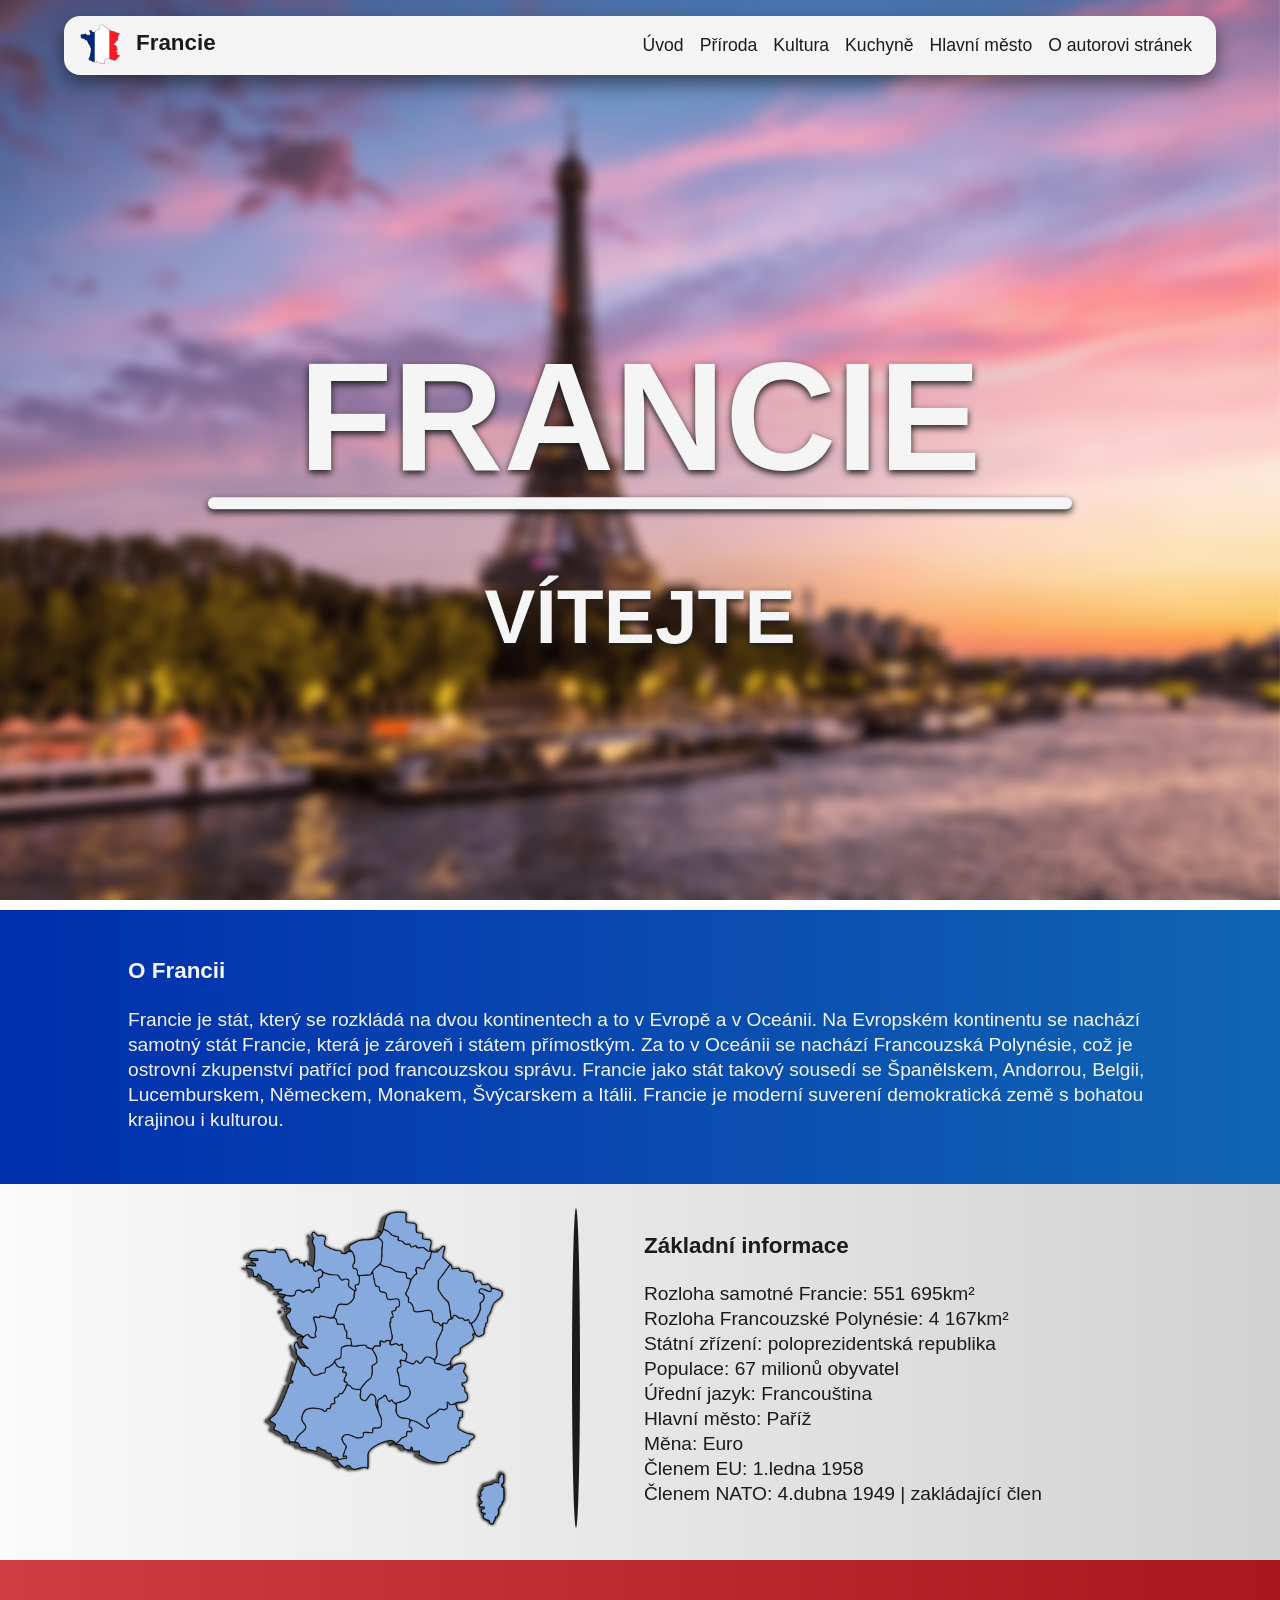
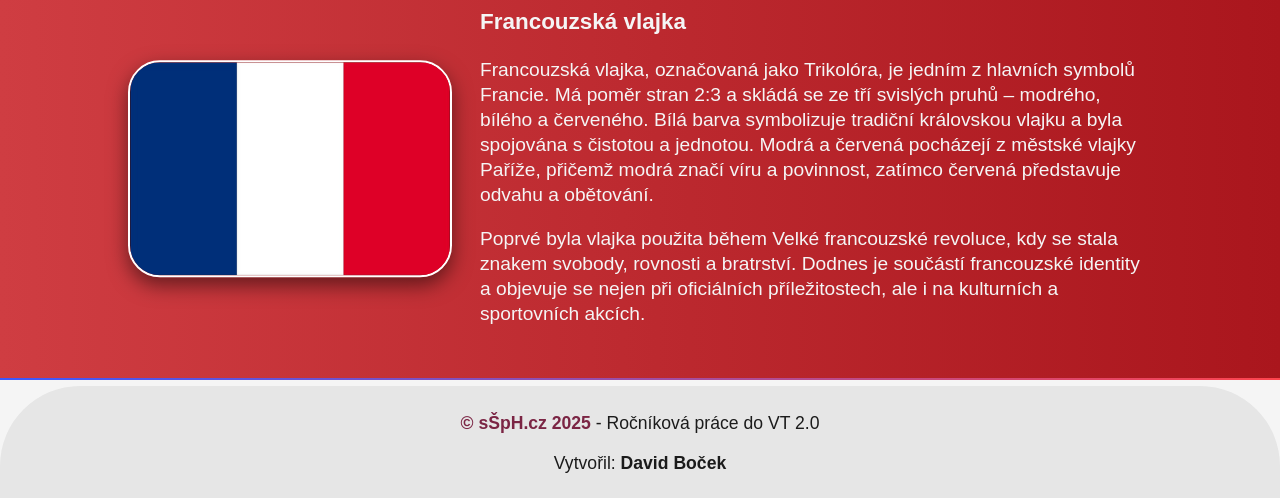
<file: Francie v2/index.html>
<!DOCTYPE html>
<html lang="cs">
<head>
    <!-- Meta tags - primary website functionals -->
    <meta charset="UTF-8">
    <meta name="viewport" content="width=device-width, initial-scale=1.0, shrink-to-fit=no">
    <meta name="theme-color" content="#ff444d">
    <meta http-equiv="X-UA-Compatible" content="ie=edge">

    <!-- Meta tags - website informations -->
    <meta name="author" content="David Boček">
    <meta name="keywords" content="francie">
    <meta property="og:locate" content="cs_CZ">
    <meta property="og:type" content="website">

    <!-- Linked codes -->
    <link rel="stylesheet" href="style.css">
    <link rel="stylesheet" href="header_footer.css">

    <title>Úvodí stránka | Francie</title>
    <meta property="og:title" content="Úvodí stránka | Francie">
    <meta property="og:site_name" content="Francie">
    <link rel="icon" type="image/x-icon" href="image/favicon.ico">
</head>



<body>
    <header>
        <div class="header_logo">
            <img src="image/logo/francie.png" alt="Logo: ohraničený stát francie vyplněný barvymi vlajky" class="nav_logo">
            <span class="header_web_name">Francie</span><!-- Website name -->
        </div>

        <div class="navButton"><button id="navButton"> |||</button></div>
         <nav>
            <ul id="nav">
                <li><a href="index.html">Úvod</a></li>
                <li><a href="priroda.html">Příroda</a></li>
                <li><a href="kultura.html">Kultura</a></li>
                <li><a href="kuchyne.html">Kuchyně</a></li>
                <li><a href="hlmesto.html">Hlavní město</a></li>
                <li><a href="kontakt.html">O autorovi stránek</a></li>
            </ul>
        </nav>
    </header>

        

    <main>
        <button class="back_to_top"><span>Nahoru</span><div></div></button>


        <div class="div_pozadi">
            <img class="pozadi" src="image/snimky/paris01_blur.png" alt="Pozadí stránky focené při západu slunka v paříži">
        </div>


        <div class="main_section">
            <article id="TS_text">
                <h1>FRANCIE</h1>
                <h2>VÍTEJTE</h2>
            </article>
        </div>


        <div class="content_section">
            <article class="blue_article">
                <h3>O Francii</h3>
                <p>Francie je stát, který se rozkládá na dvou kontinentech a to v Evropě a v Oceánii. Na Evropském kontinentu se nachází samotný stát Francie, která je zároveň i státem přímostkým. Za to v Oceánii se nachází Francouzská Polynésie, což je ostrovní zkupenství patřící pod francouzskou správu. Francie jako stát takový sousedí se Španělskem, Andorrou, Belgii, Lucemburskem, Německem, Monakem, Švýcarskem a Itálii. Francie je moderní suverení demokratická země s bohatou krajinou i kulturou.</p>
            </article>


            <article class="white_article">
                <div><img class="index_map" src="image/snimky/france_map.png" alt="Mapa Francie"></div>
                <div class="index_white_space"></div>
                <div>               
                    <h3>Základní informace</h3>
                    <p>Rozloha samotné Francie: 551 695km&sup2;<br>
                    Rozloha Francouzské Polynésie: 4 167km&sup2;<br>
                    Státní zřízení: poloprezidentská republika<br>
                    Populace: 67 milionů obyvatel<br>
                    Úřední jazyk: Francouština<br>
                    Hlavní město: Paříž<br>
                    Měna: Euro<br>
                    Členem EU: 1.ledna 1958<br>
                    Členem NATO: 4.dubna 1949 | zakládající člen</p>
                </div>
            </article>


            <article class="red_article">
                <a href="https://cs.wikipedia.org/wiki/Francouzská_vlajka" target="_blank"><img src="image/snimky/francie_flajka.png" alt="fnancouzská vlajka"></a>
                <div>
                    <h3>Francouzská vlajka</h3>
                    <p>Francouzská vlajka, označovaná jako Trikolóra, je jedním z hlavních symbolů Francie. Má poměr stran 2:3 a skládá se ze tří svislých pruhů – modrého, bílého a červeného. Bílá barva symbolizuje tradiční královskou vlajku a byla spojována s čistotou a jednotou. Modrá a červená pocházejí z městské vlajky Paříže, přičemž modrá značí víru a povinnost, zatímco červená představuje odvahu a obětování.</p>
                    <p>Poprvé byla vlajka použita během Velké francouzské revoluce, kdy se stala znakem svobody, rovnosti a bratrství. Dodnes je součástí francouzské identity a objevuje se nejen při oficiálních příležitostech, ale i na kulturních a sportovních akcích.</p>
                </div>
            </article>
        </div>
    </main>



    <footer>
        <div class="fot_div">
            <div class="fot_div_text"><div><p><b><a target="_blank" href="https://www.ssph.cz" class="fot_a01">&copy; sŠpH.cz 2025</a></b>&nbsp;-&nbsp;Ročníková práce do VT 2.0</p></div>
            <p>Vytvořil:&nbsp;<b><a href="mailto:david.bocek@ssph.cz" class="fot_a02">David Boček</a></b></p></div>
        </div>
    </footer>


    <script src="script.js"></script>
</body>
</html>
</file>
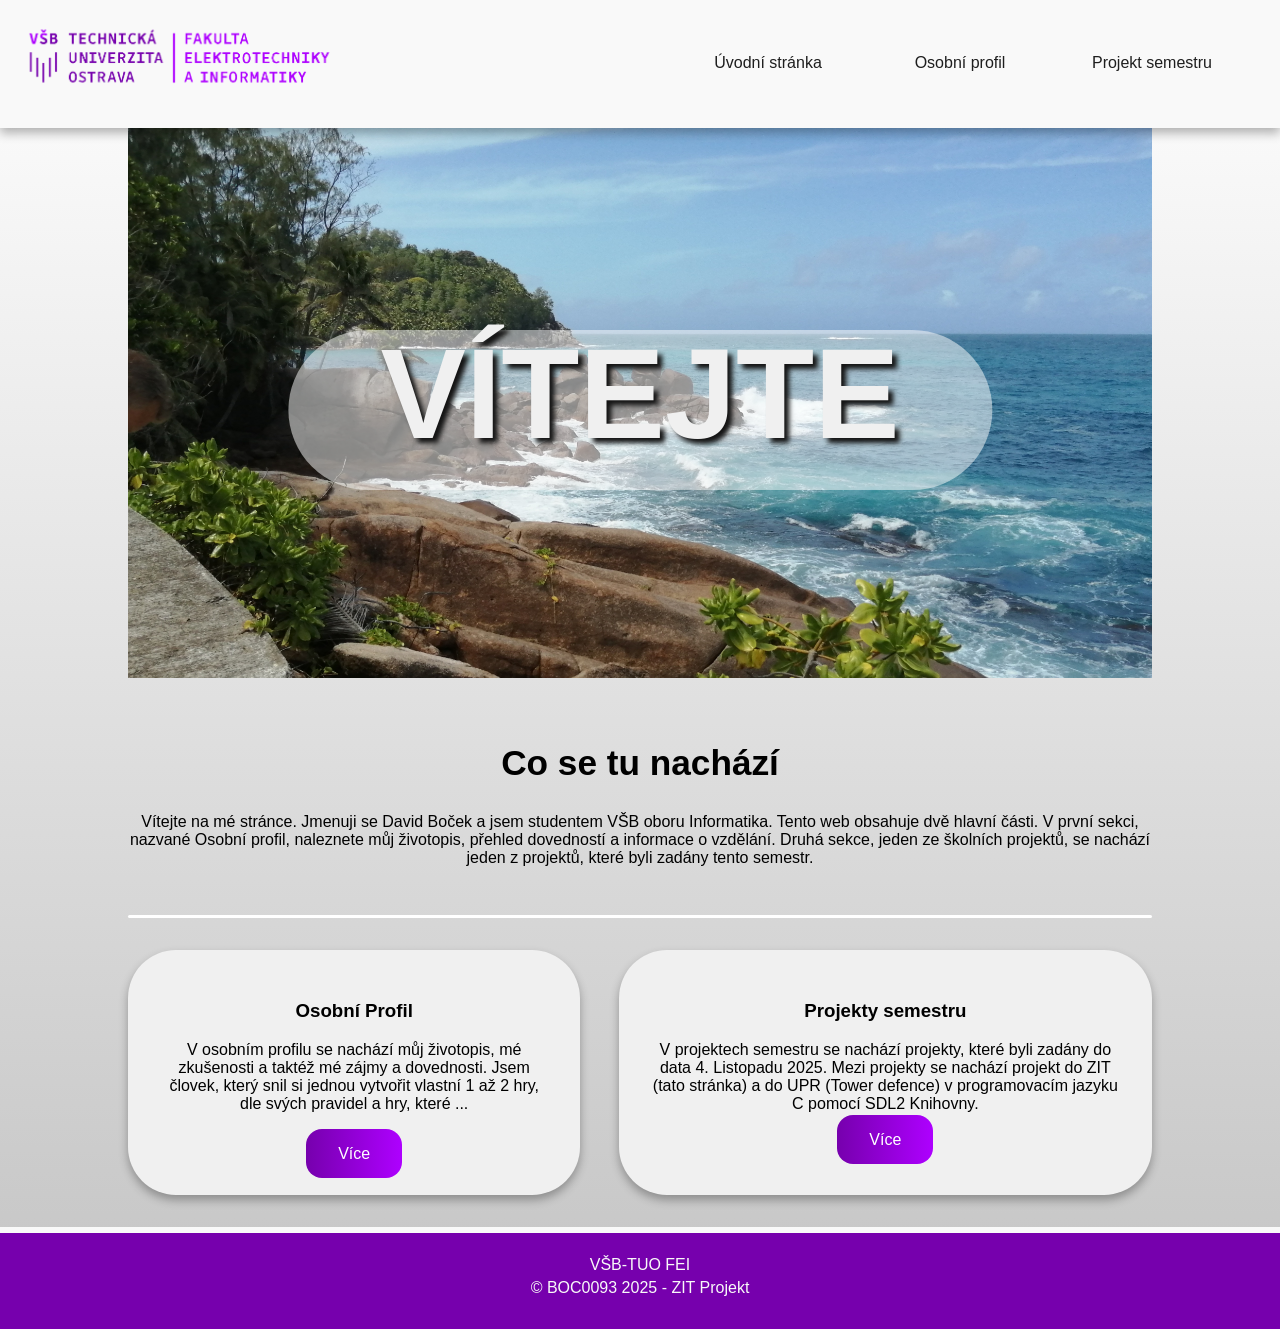
<file: ZIT_projekt/index.html>
<!DOCTYPE html>
<html lang="cs">
<head>
    <meta charset="UTF-8">
    <meta name="viewport" content="width=device-width, initial-scale=1.0, shrink-to-fit=no">
    <meta http-equiv="X-UA-Compatible" content="ie=edge">
    <meta name="theme-color" content="#7600AD">

    <meta name="author" content="David Boček">
    <meta name="keywords" content="ZIT projekt">
    <meta property="og:locate" content="cs_CZ">
    <meta property="og:type" content="website">

    <link rel="stylesheet" href="styles.css">
    <link rel="stylesheet" href="st_header.css">
    <link rel="stylesheet" href="st_footer.css">

    <title>Úvodní stánka | BOC0093</title>
    <meta property="og:title" content="Úvodní stánka | BOC0093">
    <meta property="og:site_name" content="ZIT projekt">
</head>



<body>
    <header>
        <img src="image/vsb_logo/vsb-fei_logo.png" alt="logo vsb-tuo fei">
        <div class="navButton"><button id="navButton"> |||</button></div>
        <nav>
            <ul id="nav">
                <li><a href="#">Úvodní stránka</a></li>
                <li><a href="os_prof.html">Osobní profil</a></li>
                <li><a href="projekty.html">Projekt semestru</a></li>
            </ul>
        </nav>
    </header>



    <main>
        <section id="sec_01">
            <div><h1>VÍTEJTE</h1><div></div></div>
            <img src="image/background.jpg" alt="pozadi">
        </section>

        <section class="sec">
            <h2>Co se tu nachází</h2>
            <p>Vítejte na mé stránce. Jmenuji se David Boček a jsem studentem VŠB oboru Informatika. Tento web obsahuje dvě hlavní části. V první sekci, nazvané Osobní profil, naleznete můj životopis, přehled dovedností a informace o vzdělání. Druhá sekce, jeden ze školních projektů, se nachází jeden z projektů, které byli zadány tento semestr.</p>
        </section>

        <section class="sec">
            <div class="separator"></div>
        </section>

        <section class="sec_03">
            <div class="div">
                <h3>Osobní Profil</h3>
                <p>V osobním profilu se nachází můj životopis, mé zkušenosti a taktéž mé zájmy a dovednosti. Jsem človek, který snil si jednou vytvořit vlastní 1 až 2 hry, dle svých pravidel a hry, které ...</p>
                <div style="width: 1rem;height: 1rem;"></div>
                <a href="os_prof.html">Více</a>
            </div>
            <div class="space"></div>
            <div class="div">
                <h3>Projekty semestru</h3>
                <p>V projektech semestru se nachází projekty, které byli zadány do data 4. Listopadu 2025. Mezi projekty se nachází projekt do ZIT (tato stránka) a do UPR (Tower defence) v programovacím jazyku C pomocí SDL2 Knihovny.</p>
                <div style="width: 1rem;height: 0.1rem;"></div>
                <a href="projekty.html">Více</a>
            </div>
        </section>
        <div style="width: 1rem;height: 2rem;"></div>
    </main>



    <div id="white_space"></div>
    <footer>
        <div id="div01"></div>
        <span><a target="_blank" href="https://www.fei.vsb.cz/cs/index.html">VŠB-TUO FEI</a></span>
        <div id="div02"></div>
        <span>&copy; BOC0093 2025 - ZIT Projekt<br></span>
    </footer>



    <script src="script.js"></script>
</body>
</html>
</file>
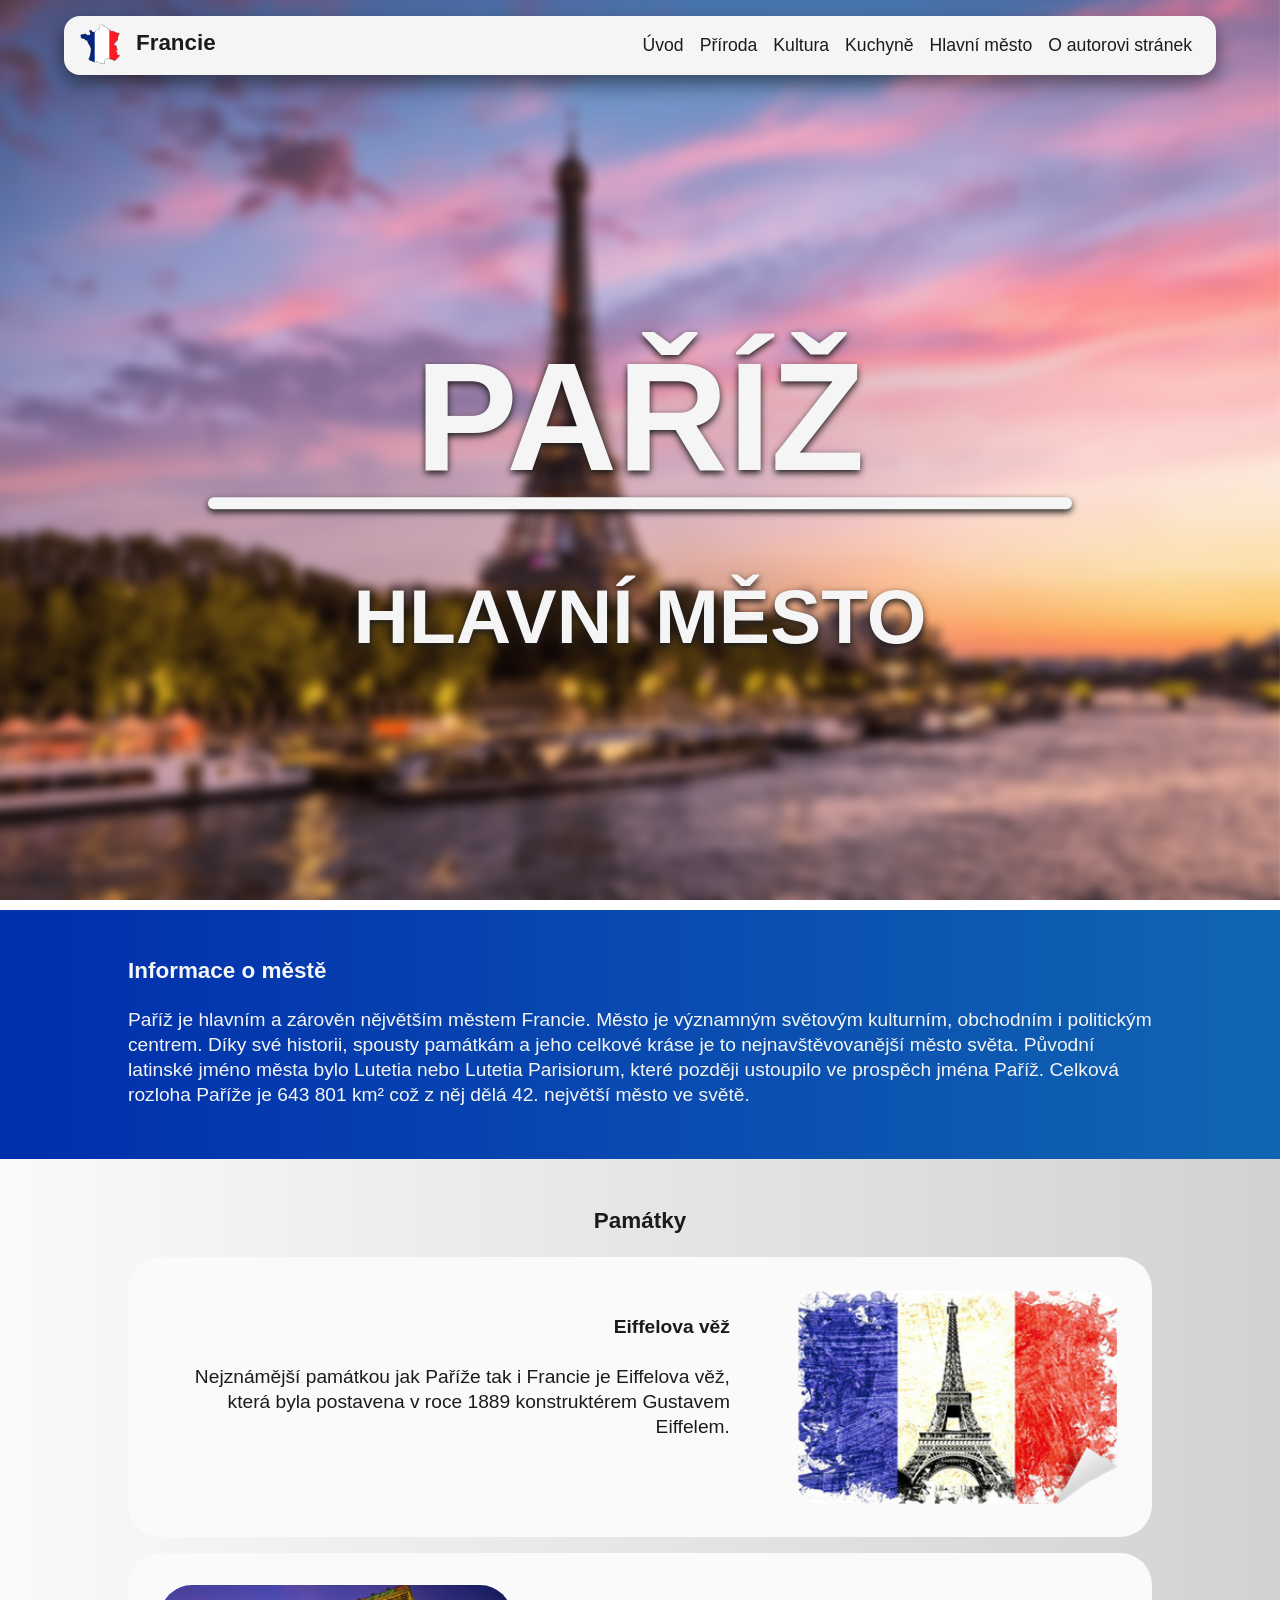
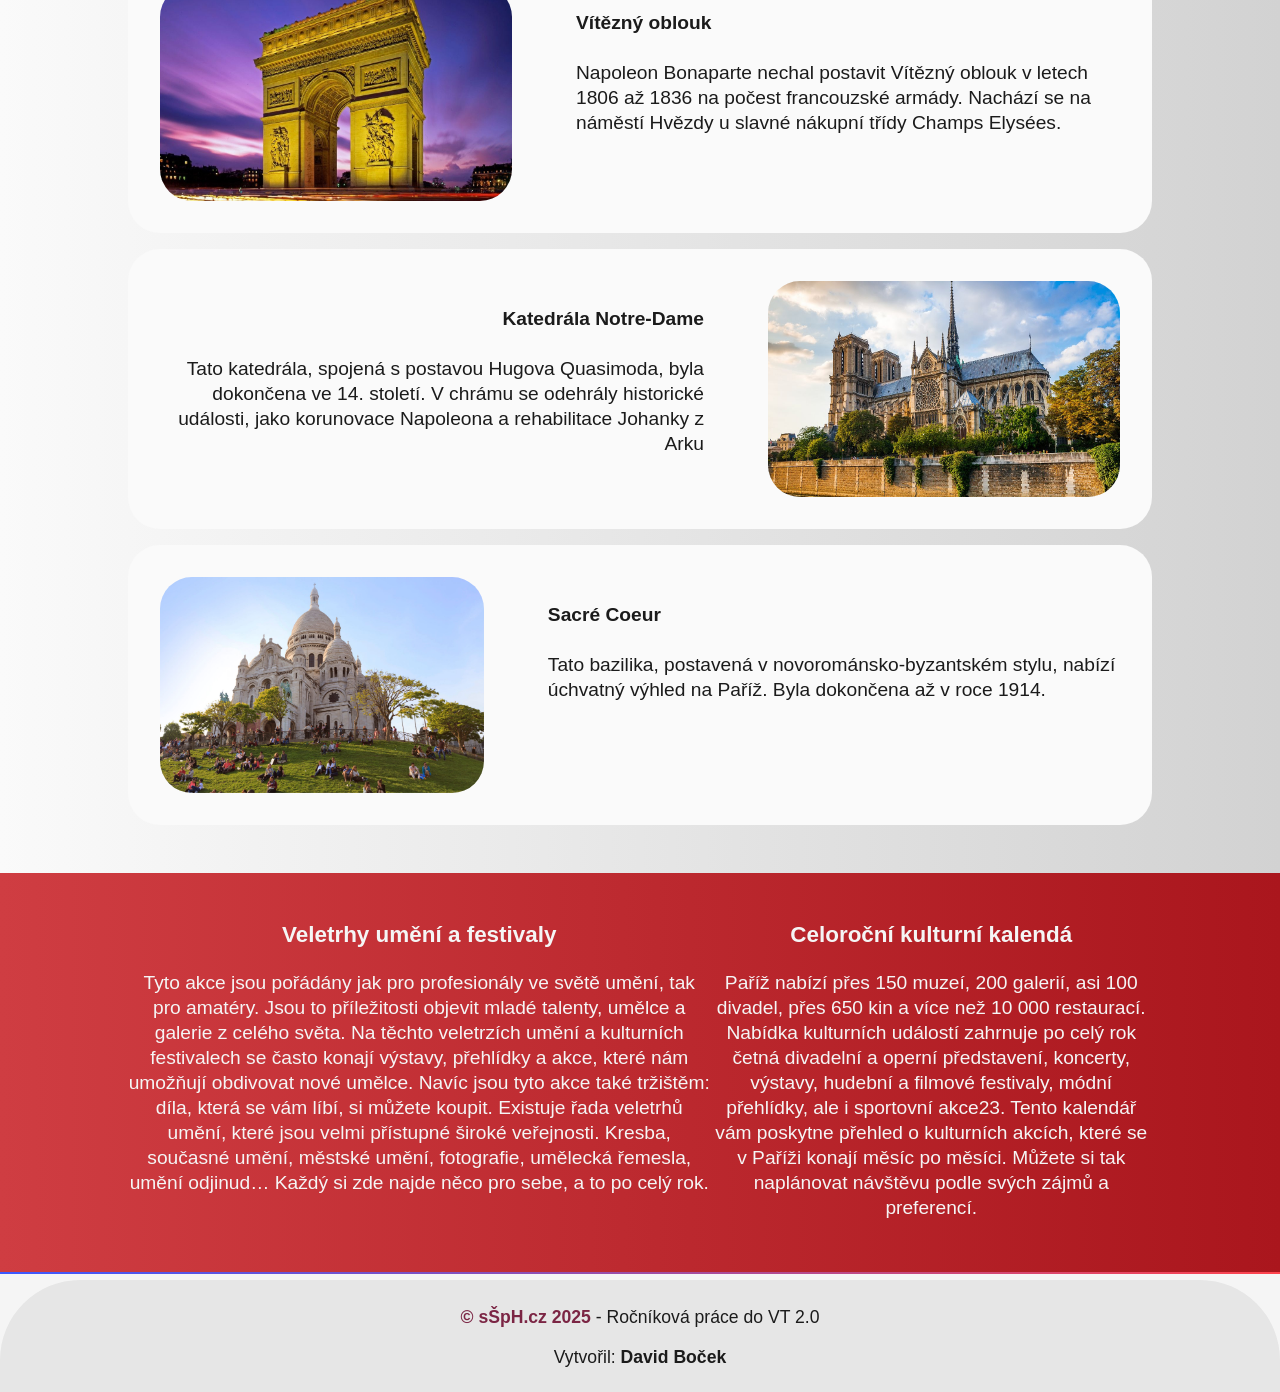
<file: Francie v2/hlmesto.html>
<!DOCTYPE html>
<html lang="cs">
<head>
    <!-- Meta tags - primary website functionals -->
    <meta charset="UTF-8">
    <meta name="viewport" content="width=device-width, initial-scale=1.0, shrink-to-fit=no">
    <meta name="theme-color" content="#ff444d">
    <meta http-equiv="X-UA-Compatible" content="ie=edge">

    <!-- Meta tags - website informations -->
    <meta name="author" content="David Boček">
    <meta name="keywords" content="francie">
    <meta property="og:locate" content="cs_CZ">
    <meta property="og:type" content="website">

    <!-- Linked codes -->
    <link rel="stylesheet" href="style.css">
    <link rel="stylesheet" href="header_footer.css">

    <title>Hlavní město | Francie</title>
    <meta property="og:title" content="Hlavní město | Francie">
    <meta property="og:site_name" content="Francie - Hlavní město" />
    <link rel="icon" type="image/x-icon" href="image/favicon.ico">
</head>



<body>
    <header>
        <div class="header_logo">
            <img src="image/logo/francie.png" alt="Logo: ohraničený stát francie vyplněný barvymi vlajky" class="nav_logo">
            <span class="header_web_name">Francie</span><!-- Website name -->
        </div>

        <div class="navButton"><button id="navButton"> |||</button></div>
         <nav>
            <ul id="nav">
                <li><a href="index.html">Úvod</a></li>
                <li><a href="priroda.html">Příroda</a></li>
                <li><a href="kultura.html">Kultura</a></li>
                <li><a href="kuchyne.html">Kuchyně</a></li>
                <li><a href="hlmesto.html">Hlavní město</a></li>
                <li><a href="kontakt.html">O autorovi stránek</a></li>
            </ul>
        </nav>
    </header>

        

    <main>
        <button class="back_to_top"><span>Nahoru</span><div></div></button>


        <div class="div_pozadi">
            <img class="pozadi" src="image/snimky/paris01_blur.png" alt="Pozadí stránky focené při západu slunka v paříži">
        </div>


        <div class="main_section">
            <article id="TS_text">
                <h1>PAŘÍŽ</h1>
                <h2>HLAVNÍ MĚSTO</h2>
            </article>
        </div>


        <div class="content_section">
            <div class="blue_article">
                <article>
                    <h3>Informace o městě</h3>
                    <p>Paříž je hlavním a zárověn nějvětším městem Francie. Město je významným světovým kulturním, obchodním i politickým centrem. Díky své historii, spousty památkám a jeho celkové kráse je to nejnavštěvovanější město světa. Původní latinské jméno města bylo Lutetia nebo Lutetia Parisiorum, které později ustoupilo ve prospěch jména Paříž. Celková rozloha Paříže je 643 801 km&sup2; což z něj dělá 42. největší město ve světě.</p>
                </article>
            </div>


            <section class="white_article02">
                <h3 class="h3_center">Památky</h3>
                <article>
                    <div class="pri_art1">
                        <h4>Eiffelova věž</h4>
                        <p>Nejznámější památkou jak Paříže tak i Francie je Eiffelova věž, která byla postavena v roce 1889 konstruktérem Gustavem Eiffelem.</p>
                    </div>
                    <img src="image/snimky/eiffelova_vez.png" alt="Eiffelova věž">
                </article>

                <article>
                    <img src="image/snimky/viteznioblouk.jpeg" alt="Vítězný oblouk">
                    <div class="pri_art2">
                        <h4>Vítězný oblouk</h4>
                        <p>Napoleon Bonaparte nechal postavit Vítězný oblouk v letech 1806 až 1836 na počest francouzské armády. Nachází se na náměstí Hvězdy u slavné nákupní třídy Champs Elysées.</p>
                    </div>
                </article>

                <article>
                    <div class="pri_art1">
                        <h4>Katedrála Notre-Dame</h4>
                        <p>Tato katedrála, spojená s postavou Hugova Quasimoda, byla dokončena ve 14. století. V chrámu se odehrály historické události, jako korunovace Napoleona a rehabilitace Johanky z Arku</p>
                    </div>
                    <img src="image/snimky/katedralanotredame.jpg" alt="atedrála Notre-Dame">
                </article>

                <article>
                    <img src="image/snimky/chram.jpg" alt="Sacré Coeur">
                    <div class="pri_art2">  
                        <h4>Sacré Coeur</h4>
                        <p>Tato bazilika, postavená v novorománsko-byzantském stylu, nabízí úchvatný výhled na Paříž. Byla dokončena až v roce 1914.</p>
                    </div>
                </article>
            </section>


            <div class="red_article">
                <article>
                    <h3>Veletrhy umění a festivaly</h3>
                    <p>Tyto akce jsou pořádány jak pro profesionály ve světě umění, tak pro amatéry. Jsou to příležitosti objevit mladé talenty, umělce a galerie z celého světa. Na těchto veletrzích umění a kulturních festivalech se často konají výstavy, přehlídky a akce, které nám umožňují obdivovat nové umělce. Navíc jsou tyto akce také tržištěm: díla, která se vám líbí, si můžete koupit. Existuje řada veletrhů umění, které jsou velmi přístupné široké veřejnosti. Kresba, současné umění, městské umění, fotografie, umělecká řemesla, umění odjinud… Každý si zde najde něco pro sebe, a to po celý rok.</p>
                </article>

                <article>
                    <h3>Celoroční kulturní kalendá</h3>
                    <p>Paříž nabízí přes 150 muzeí, 200 galerií, asi 100 divadel, přes 650 kin a více než 10 000 restaurací. Nabídka kulturních událostí zahrnuje po celý rok četná divadelní a operní představení, koncerty, výstavy, hudební a filmové festivaly, módní přehlídky, ale i sportovní akce23. Tento kalendář vám poskytne přehled o kulturních akcích, které se v Paříži konají měsíc po měsíci. Můžete si tak naplánovat návštěvu podle svých zájmů a preferencí.</p>
                </article>
            </div>
        </div>
    </main>



    <footer>
        <div class="fot_div">
            <div class="fot_div_text"><div><p><b><a target="_blank" href="https://www.ssph.cz" class="fot_a01">&copy; sŠpH.cz 2025</a></b>&nbsp;-&nbsp;Ročníková práce do VT 2.0</p></div>
            <p>Vytvořil:&nbsp;<b><a href="mailto:david.bocek@ssph.cz" class="fot_a02">David Boček</a></b></p></div>
        </div>
    </footer>


    <script src="script.js"></script>
</body>
</body>
</html>
</file>
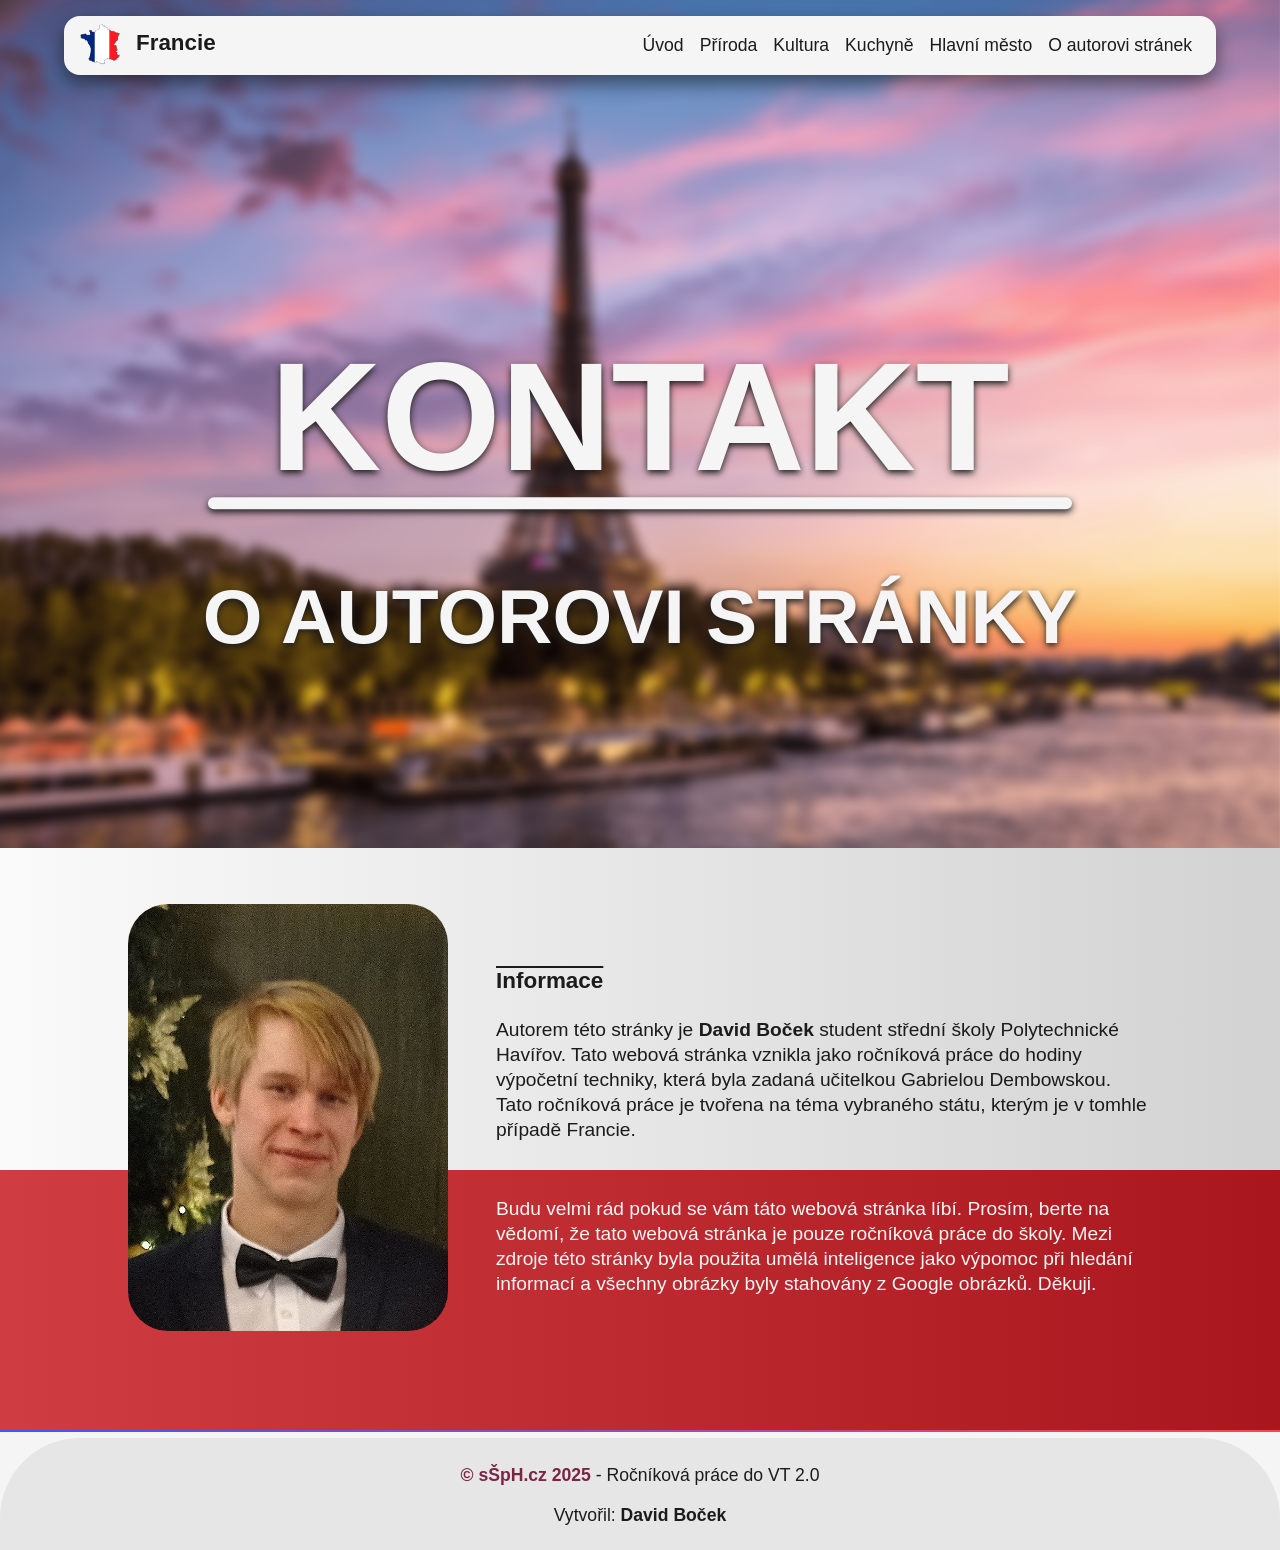
<file: Francie v2/kontakt.html>
<!DOCTYPE html>
<html lang="cs">
<head>
    <!-- Meta tags - primary website functionals -->
    <meta charset="UTF-8">
    <meta name="viewport" content="width=device-width, initial-scale=1.0, shrink-to-fit=no">
    <meta name="theme-color" content="#ff444d">
    <meta http-equiv="X-UA-Compatible" content="ie=edge">

    <!-- Meta tags - website informations -->
    <meta name="author" content="David Boček">
    <meta name="keywords" content="francie">
    <meta property="og:locate" content="cs_CZ">
    <meta property="og:type" content="website">

    <!-- Linked codes -->
    <link rel="stylesheet" href="style.css">
    <link rel="stylesheet" href="header_footer.css">

    <title>O autorovi | Francie</title>
    <meta property="og:title" content="O autorovi | Francie">
    <meta property="og:site_name" content="Francie - O autorovi" />
    <link rel="icon" type="image/x-icon" href="image/favicon.ico">
</head>



<body>
    <header>
        <div class="header_logo">
            <img src="image/logo/francie.png" alt="Logo: ohraničený stát francie vyplněný barvymi vlajky" class="nav_logo">
            <span class="header_web_name">Francie</span><!-- Website name -->
        </div>

        <div class="navButton"><button id="navButton"> |||</button></div>
         <nav>
            <ul id="nav">
                <li><a href="index.html">Úvod</a></li>
                <li><a href="priroda.html">Příroda</a></li>
                <li><a href="kultura.html">Kultura</a></li>
                <li><a href="kuchyne.html">Kuchyně</a></li>
                <li><a href="hlmesto.html">Hlavní město</a></li>
                <li><a href="kontakt.html">O autorovi stránek</a></li>
            </ul>
        </nav>
    </header>

        

    <main>
        <button class="back_to_top"><span>Nahoru</span><div></div></button>

        
        <div class="div_pozadi">
            <img class="pozadi" src="image/snimky/paris01_blur.png" alt="Pozadí stránky focené při západu slunka v paříži">
        </div>


        <div class="main_section">
            <article id="TS_text">
                <h1>KONTAKT</h1>
                <h2>O AUTOROVI STRÁNKY</h2>
            </article>
        </div>

        <div class="content_section01">
            <div>
                <img src="image/snimky/profilovka.jpg"> 
            </div>


            <div class="white_article01">
                <h3>Informace</h3>
                <p>Autorem této stránky je <b>David Boček</b> student střední školy Polytechnické Havířov. Tato webová stránka vznikla jako ročníková práce do hodiny výpočetní techniky, která byla zadaná učitelkou Gabrielou Dembowskou. Tato ročníková práce je tvořena na téma vybraného státu, kterým je v tomhle případě Francie.</p>
            </div>


            <div class="red_article01">
                <p>Budu velmi rád pokud se vám táto webová stránka líbí. Prosím, berte na vědomí, že tato webová stránka je pouze ročníková práce do školy. Mezi zdroje této stránky byla použita umělá inteligence jako výpomoc při hledání informací a všechny obrázky byly stahovány z Google obrázků. Děkuji.</p>
            </div>
        </div>
    </main>



    <footer>
        <div class="fot_div">
            <div class="fot_div_text"><div><p><b><a target="_blank" href="https://www.ssph.cz" class="fot_a01">&copy; sŠpH.cz 2025</a></b>&nbsp;-&nbsp;Ročníková práce do VT 2.0</p></div>
            <p>Vytvořil:&nbsp;<b><a href="mailto:david.bocek@ssph.cz" class="fot_a02">David Boček</a></b></p></div>
        </div>
    </footer>


    <script src="script.js"></script>
</body>
</html>
</file>
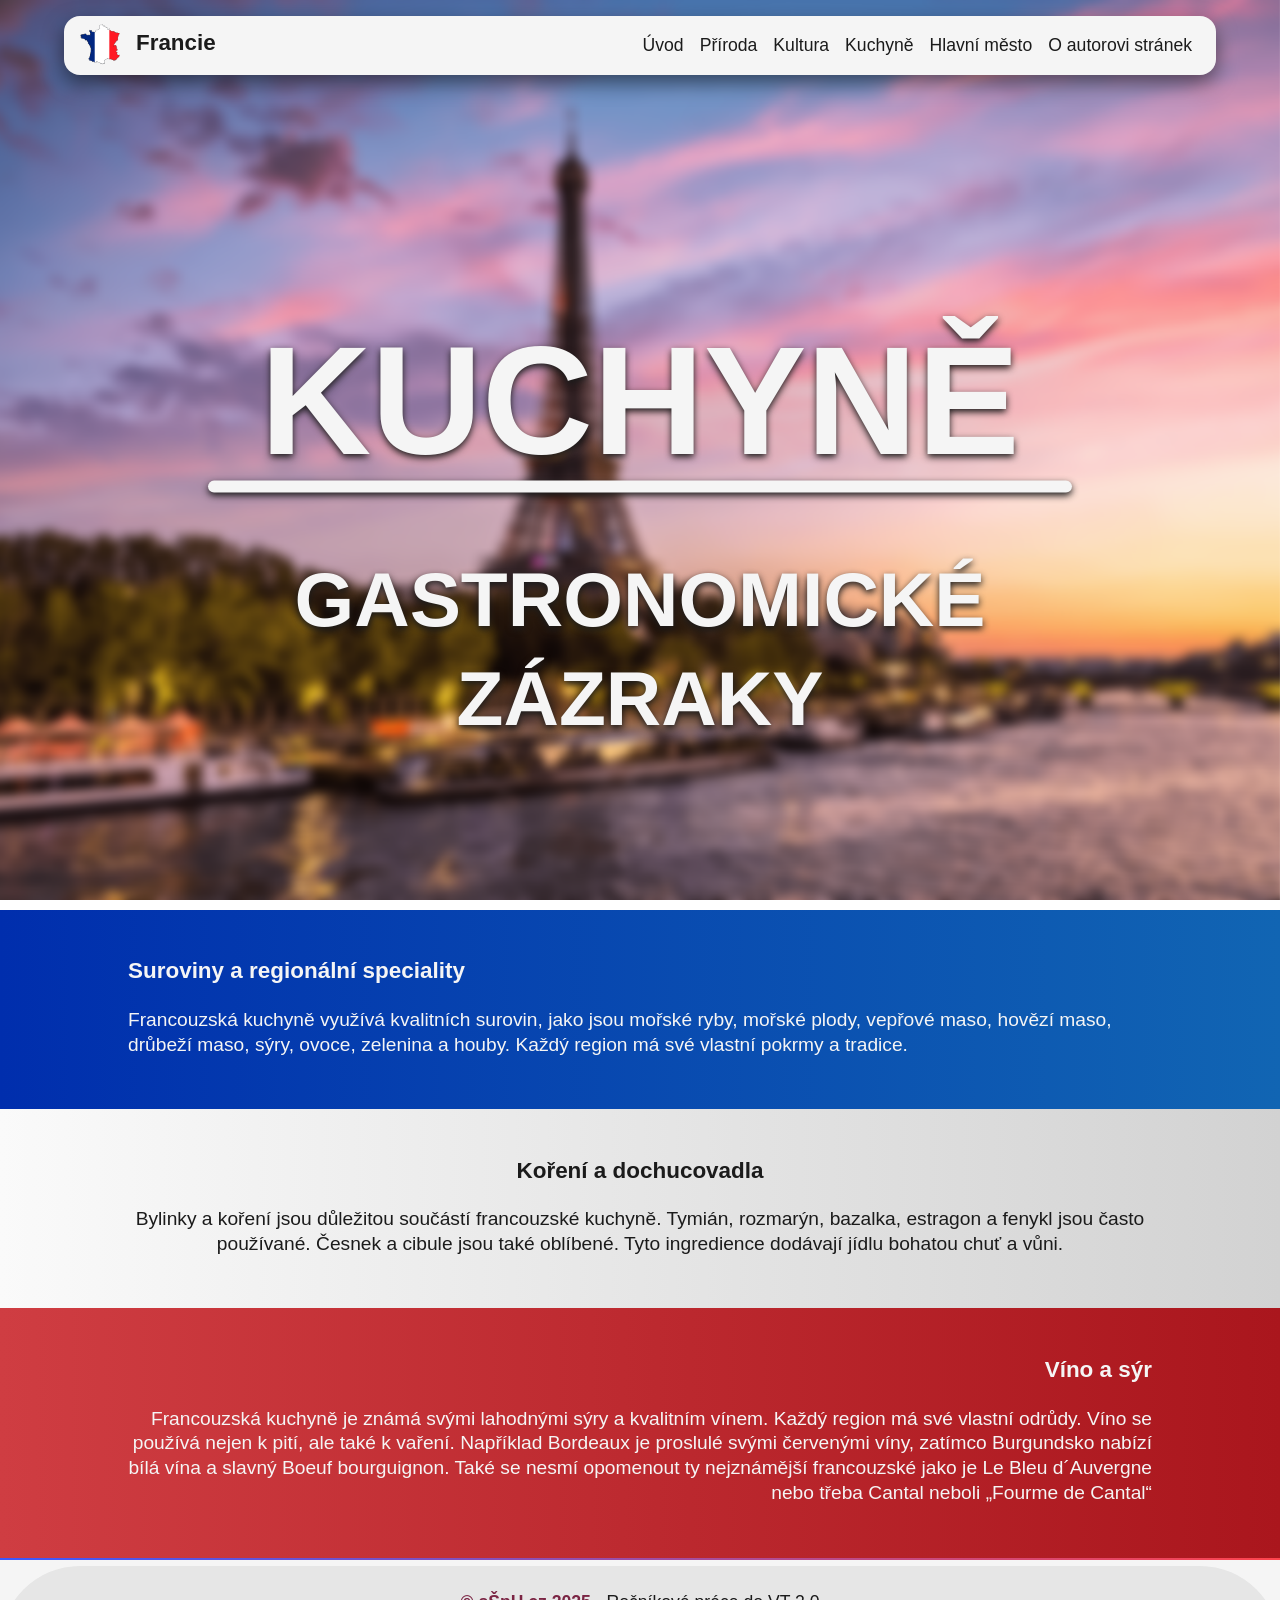
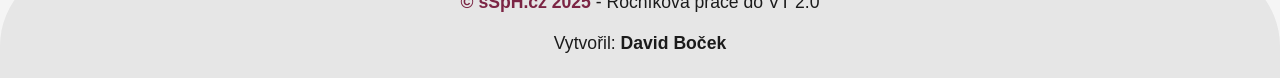
<file: Francie v2/kuchyne.html>
<!DOCTYPE html>
<html lang="cs">
<head>
    <!-- Meta tags - primary website functionals -->
    <meta charset="UTF-8">
    <meta name="viewport" content="width=device-width, initial-scale=1.0, shrink-to-fit=no">
    <meta name="theme-color" content="#ff444d">
    <meta http-equiv="X-UA-Compatible" content="ie=edge">

    <!-- Meta tags - website informations -->
    <meta name="author" content="David Boček">
    <meta name="keywords" content="francie">
    <meta property="og:locate" content="cs_CZ">
    <meta property="og:type" content="website">

    <!-- Linked codes -->
    <link rel="stylesheet" href="style.css">
    <link rel="stylesheet" href="header_footer.css">

    <title>Kuchyně | Francie</title>
    <meta property="og:title" content="Kuchyně | Francie">
    <meta property="og:site_name" content="Francie - Kuchyně" />
    <link rel="icon" type="image/x-icon" href="image/favicon.ico">
</head>



<body>
    <header>
        <div class="header_logo">
            <img src="image/logo/francie.png" alt="Logo: ohraničený stát francie vyplněný barvymi vlajky" class="nav_logo">
            <span class="header_web_name">Francie</span><!-- Website name -->
        </div>

        <div class="navButton"><button id="navButton"> |||</button></div>
         <nav>
            <ul id="nav">
                <li><a href="index.html">Úvod</a></li>
                <li><a href="priroda.html">Příroda</a></li>
                <li><a href="kultura.html">Kultura</a></li>
                <li><a href="kuchyne.html">Kuchyně</a></li>
                <li><a href="hlmesto.html">Hlavní město</a></li>
                <li><a href="kontakt.html">O autorovi stránek</a></li>
            </ul>
        </nav>
    </header>
        

    <main>
        <button class="back_to_top"><span>Nahoru</span><div></div></button>


        <div class="div_pozadi">
            <img class="pozadi" src="image/snimky/paris01_blur.png" alt="Pozadí stránky focené při západu slunka v paříži">
        </div>


        <div class="main_section">
            <article id="TS_text">
                <h1>KUCHYNĚ</h1>
                <h2>GASTRONOMICKÉ ZÁZRAKY</h2>
            </article>
        </div>


        <div class="content_section">
            <article class="blue_article">
                <h3>Suroviny a regionální speciality</h3>
                <p>Francouzská kuchyně využívá kvalitních surovin, jako jsou mořské ryby, mořské plody, vepřové maso, hovězí maso, drůbeží maso, sýry, ovoce, zelenina a houby. Každý region má své vlastní pokrmy a tradice.</p>
            </article>


            <article class="white_article" style="display: block;text-align: center;">
                <h3>Koření a dochucovadla</h3>
                <p>Bylinky a koření jsou důležitou součástí francouzské kuchyně. Tymián, rozmarýn, bazalka, estragon a fenykl jsou často používané. Česnek a cibule jsou také oblíbené. Tyto ingredience dodávají jídlu bohatou chuť a vůni.</p>
            </article>


            <article class="red_article04">
                <h3>Víno a sýr</h3>
                <p>Francouzská kuchyně je známá svými lahodnými sýry a kvalitním vínem. Každý region má své vlastní odrůdy. Víno se používá nejen k pití, ale také k vaření. Například Bordeaux je proslulé svými červenými víny, zatímco Burgundsko nabízí bílá vína a slavný Boeuf bourguignon. Také se nesmí opomenout ty nejznámější francouzské jako je Le Bleu d´Auvergne nebo třeba Cantal neboli „Fourme de Cantal“</p>
            </article>
        </div>
    </main>



    <footer>
        <div class="fot_div">
            <div class="fot_div_text"><div><p><b><a target="_blank" href="https://www.ssph.cz" class="fot_a01">&copy; sŠpH.cz 2025</a></b>&nbsp;-&nbsp;Ročníková práce do VT 2.0</p></div>
            <p>Vytvořil:&nbsp;<b><a href="mailto:david.bocek@ssph.cz" class="fot_a02">David Boček</a></b></p></div>
        </div>
    </footer>


    <script src="script.js"></script>
</body>
</html>
</file>
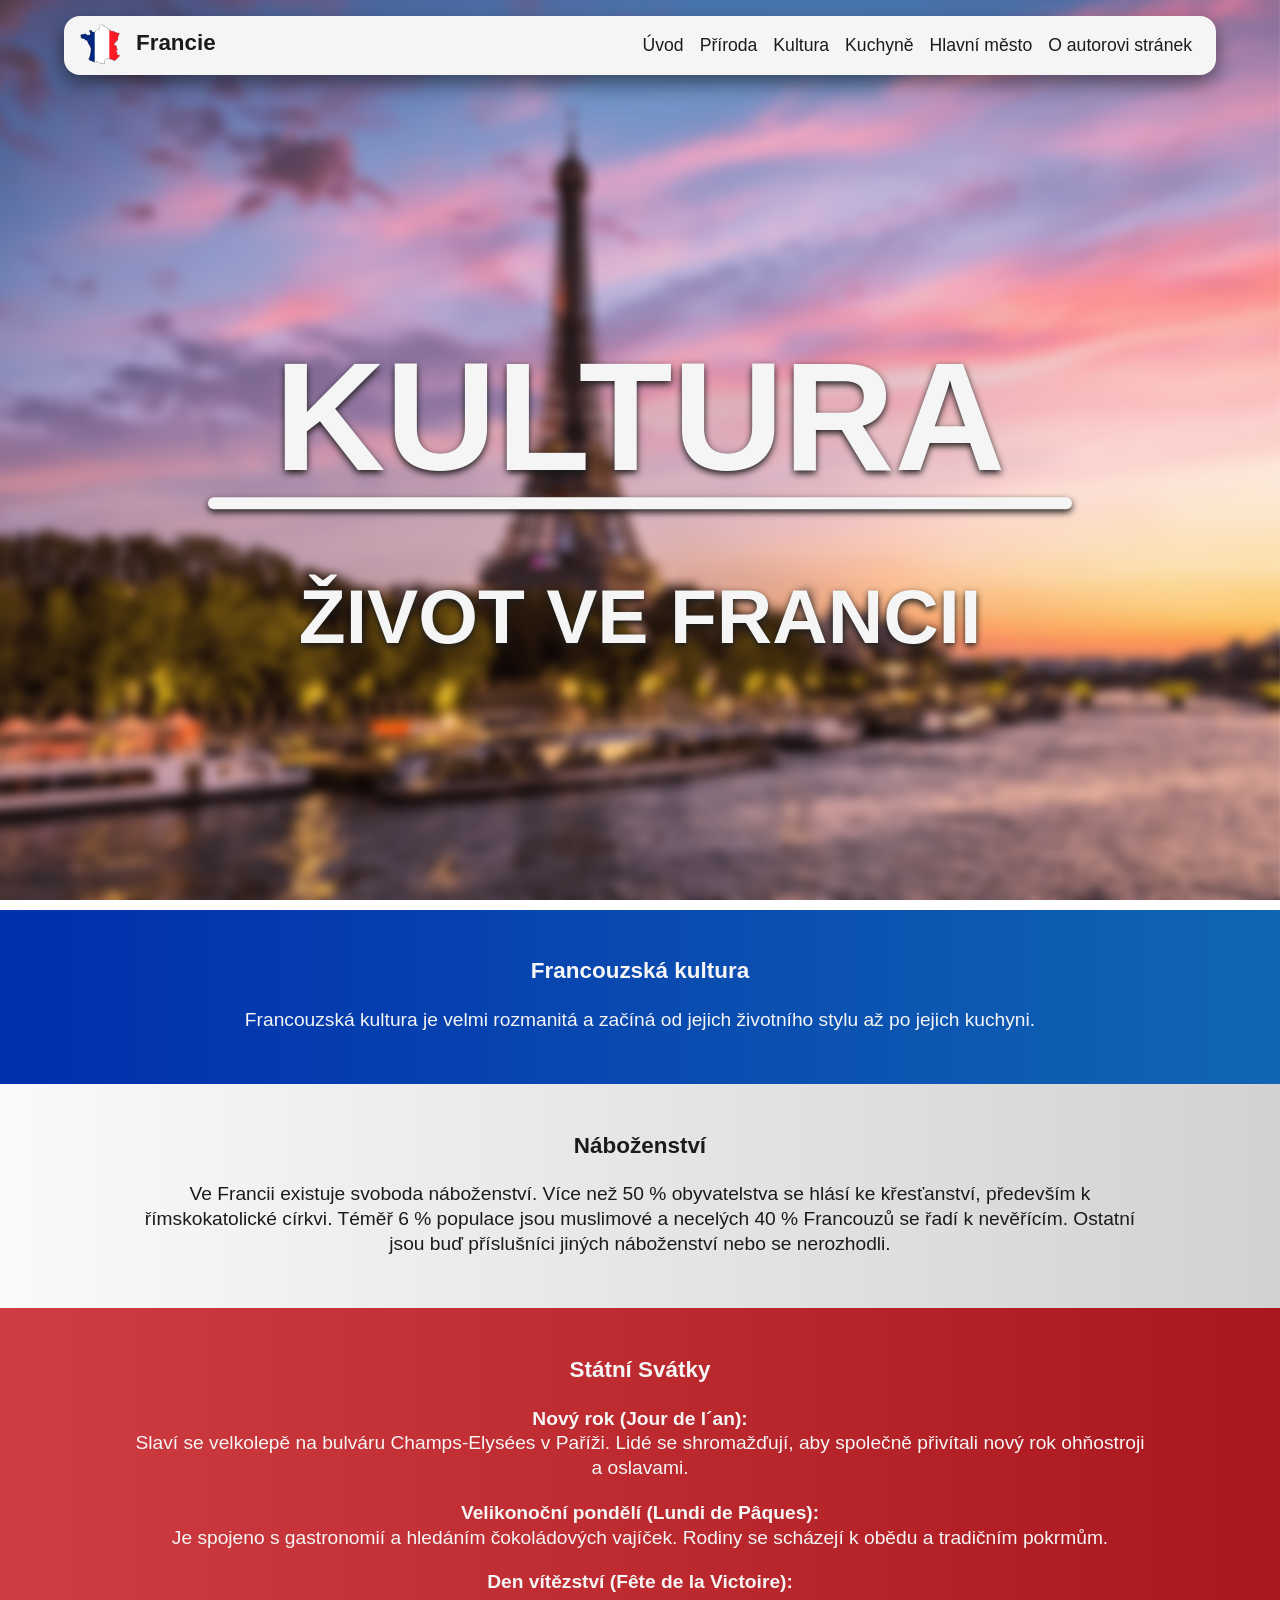
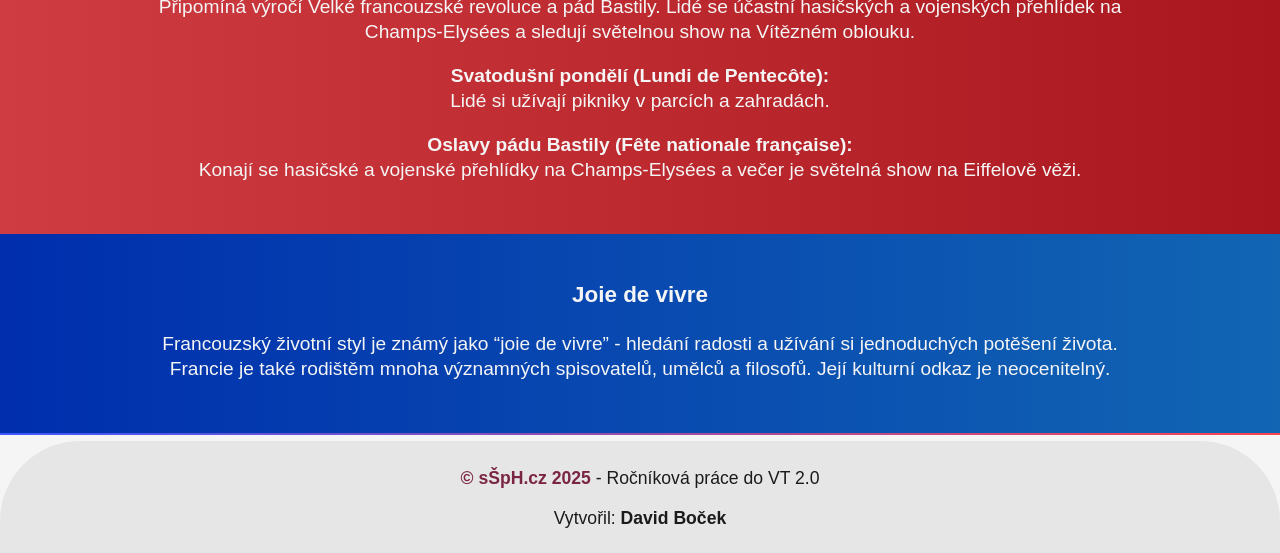
<file: Francie v2/kultura.html>
<!DOCTYPE html>
<html lang="cs">
<head>
    <!-- Meta tags - primary website functionals -->
    <meta charset="UTF-8">
    <meta name="viewport" content="width=device-width, initial-scale=1.0, shrink-to-fit=no">
    <meta name="theme-color" content="#ff444d">
    <meta http-equiv="X-UA-Compatible" content="ie=edge">

    <!-- Meta tags - website informations -->
    <meta name="author" content="David Boček">
    <meta name="keywords" content="francie">
    <meta property="og:locate" content="cs_CZ">
    <meta property="og:type" content="website">

    <!-- Linked codes -->
    <link rel="stylesheet" href="style.css">
    <link rel="stylesheet" href="header_footer.css">

    <title>Kultura | Francie</title>
    <meta property="og:title" content="Kultura | Francie">
    <meta property="og:site_name" content="Francie - Kultura" />
    <link rel="icon" type="image/x-icon" href="image/favicon.ico">
</head>



<body>
    <header>
        <div class="header_logo">
            <img src="image/logo/francie.png" alt="Logo: ohraničený stát francie vyplněný barvymi vlajky" class="nav_logo">
            <span class="header_web_name">Francie</span><!-- Website name -->
        </div>

        <div class="navButton"><button id="navButton"> |||</button></div>
         <nav>
            <ul id="nav">
                <li><a href="index.html">Úvod</a></li>
                <li><a href="priroda.html">Příroda</a></li>
                <li><a href="kultura.html">Kultura</a></li>
                <li><a href="kuchyne.html">Kuchyně</a></li>
                <li><a href="hlmesto.html">Hlavní město</a></li>
                <li><a href="kontakt.html">O autorovi stránek</a></li>
            </ul>
        </nav>
    </header>

        

    <main>
        <button class="back_to_top"><span>Nahoru</span><div></div></button>

        
        <div class="div_pozadi">
            <img class="pozadi" src="image/snimky/paris01_blur.png" alt="Pozadí stránky focené při západu slunka v paříži">
        </div>


        <div class="main_section">
            <article id="TS_text">
                <h1>KULTURA</h1>
                <h2>ŽIVOT VE FRANCII</h2>
            </article>
        </div>

        <div class="content_section">
            <article class="blue_article" style="text-align: center;">
                <h3>Francouzská kultura</h3>
                <p>Francouzská kultura je velmi rozmanitá a začíná od jejich životního stylu až po jejich kuchyni.</p> 
            </article>


            <article class="white_article"  style="text-align: center;display: block;">
                <h3>Náboženství</h3>
                <p>Ve Francii existuje svoboda náboženství. Více než 50 % obyvatelstva se hlásí ke křesťanství, především k římskokatolické církvi. 
                Téměř 6 % populace jsou muslimové a necelých 40 % Francouzů se řadí k nevěřícím. Ostatní jsou buď příslušníci jiných náboženství nebo se nerozhodli.</p> 
            </article>


            <article class="red_article02">
                <h3>Státní Svátky</h3>
                <p><b>Nový rok (Jour de l´an):</b><br>Slaví se velkolepě na bulváru Champs-Elysées v Paříži. Lidé se shromažďují, aby společně přivítali nový rok ohňostroji a oslavami.</p>
                <p><b>Velikonoční pondělí (Lundi de Pâques):</b><br>Je spojeno s gastronomií a hledáním čokoládových vajíček. Rodiny se scházejí k obědu a tradičním pokrmům.</p>
                <p><b>Den vítězství (Fête de la Victoire):</b><br>Připomíná výročí Velké francouzské revoluce a pád Bastily. Lidé se účastní hasičských a vojenských přehlídek na Champs-Elysées a sledují světelnou show na Vítězném oblouku.</p>
                <p><b>Svatodušní pondělí (Lundi de Pentecôte):</b><br>Lidé si užívají pikniky v parcích a zahradách.</p>
                <p><b>Oslavy pádu Bastily (Fête nationale française):</b><br>Konají se hasičské a vojenské přehlídky na Champs-Elysées a večer je světelná show na Eiffelově věži.</p>
            </article>


            <article class="blue_article" style="text-align: center;">
                <h3>Joie de vivre</h3>
                <p>Francouzský životní styl je známý jako “joie de vivre” - hledání radosti a užívání si jednoduchých potěšení života.
                Francie je také rodištěm mnoha významných spisovatelů, umělců a filosofů. Její kulturní odkaz je neocenitelný.</p>
            </article>
        </div>
    </main>



    <footer>
        <div class="fot_div">
            <div class="fot_div_text"><div><p><b><a target="_blank" href="https://www.ssph.cz" class="fot_a01">&copy; sŠpH.cz 2025</a></b>&nbsp;-&nbsp;Ročníková práce do VT 2.0</p></div>
            <p>Vytvořil:&nbsp;<b><a href="mailto:david.bocek@ssph.cz" class="fot_a02">David Boček</a></b></p></div>
        </div>
    </footer>


    <script src="script.js"></script>
</body>
</html>
</file>
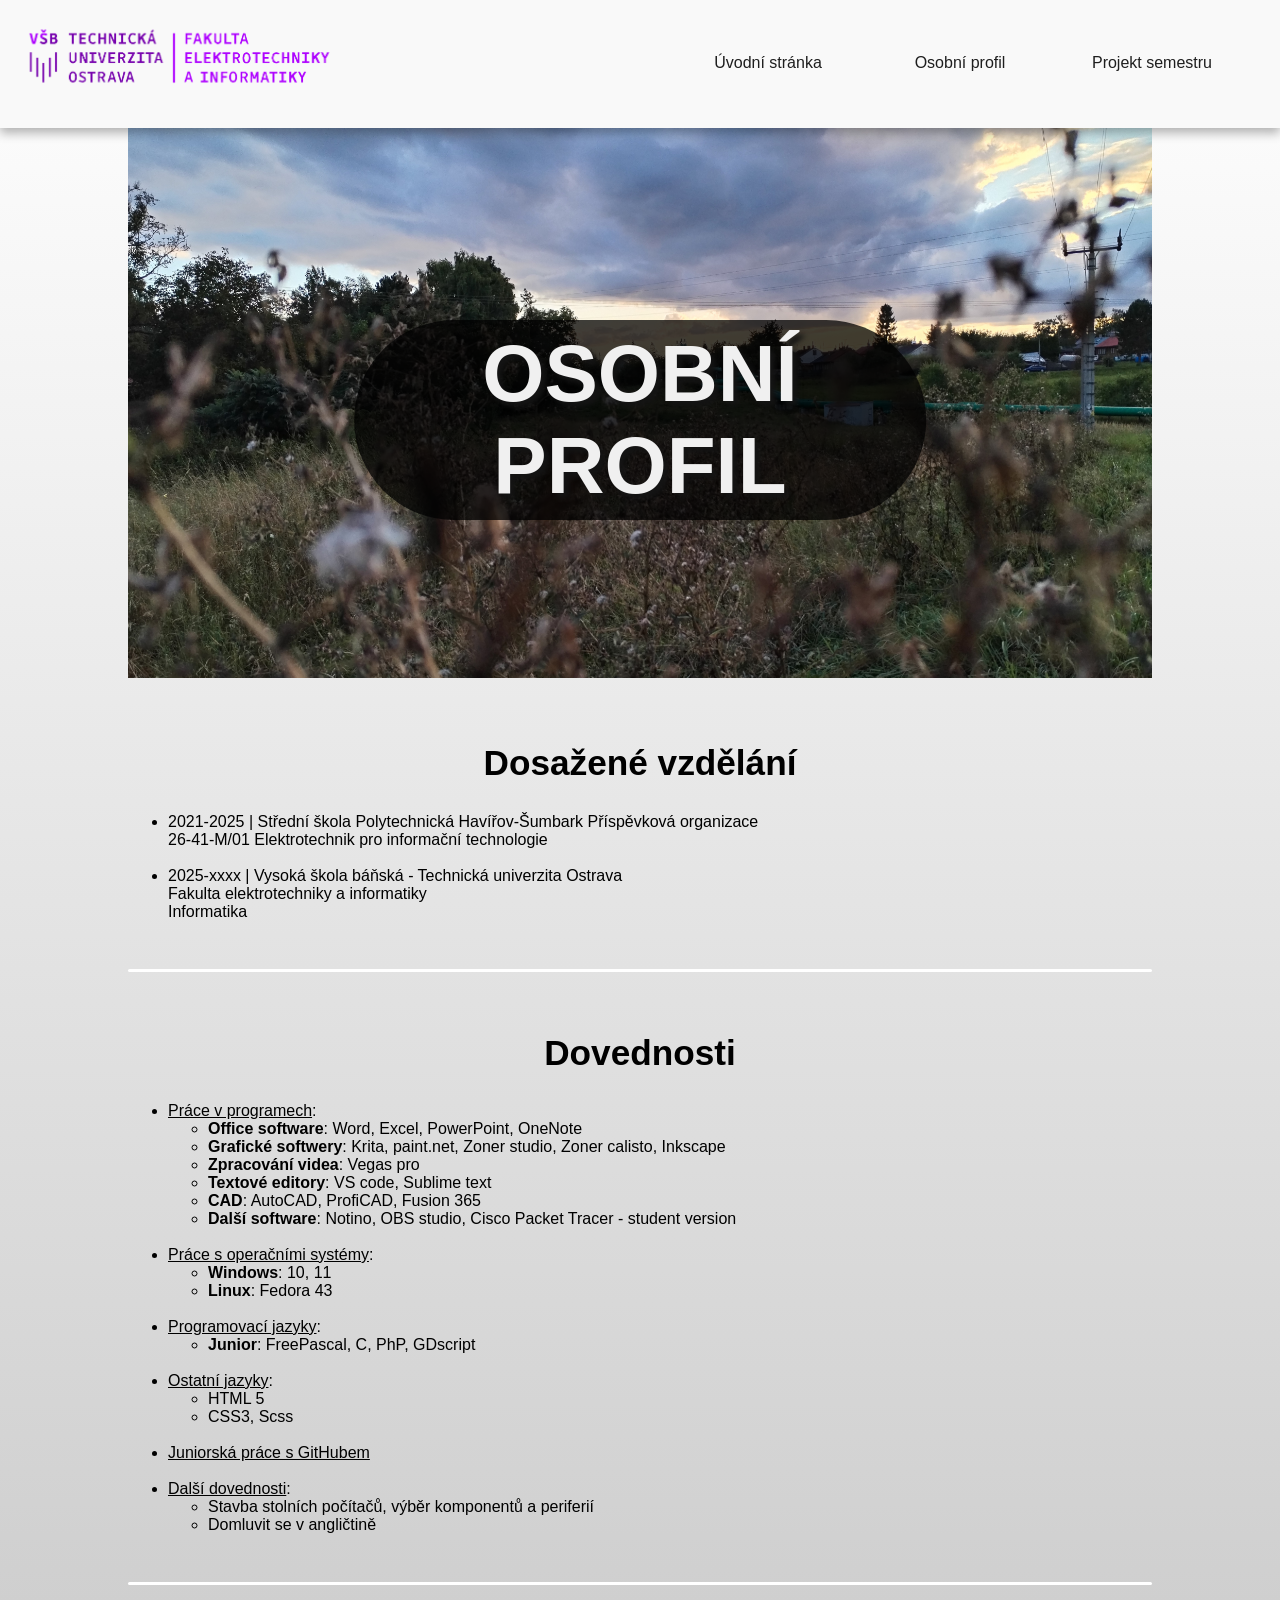
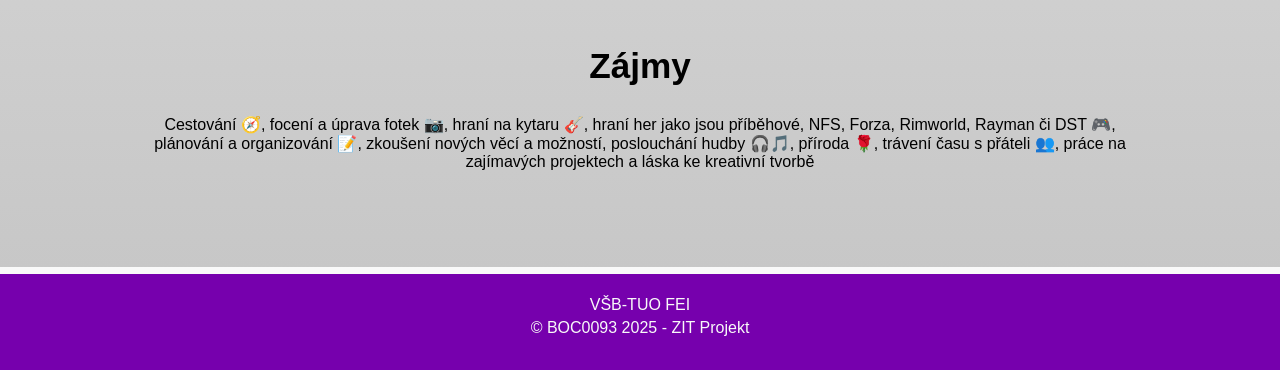
<file: ZIT_projekt/os_prof.html>
<!DOCTYPE html>
<html lang="cs">
<head>
    <meta charset="UTF-8">
    <meta name="viewport" content="width=device-width, initial-scale=1.0, shrink-to-fit=no">
    <meta http-equiv="X-UA-Compatible" content="ie=edge">
    <meta name="theme-color" content="#7600AD">

    <meta name="author" content="David Boček">
    <meta name="keywords" content="ZIT projekt">
    <meta property="og:locate" content="cs_CZ">
    <meta property="og:type" content="website">

    <link rel="stylesheet" href="styles.css">
    <link rel="stylesheet" href="st_header.css">
    <link rel="stylesheet" href="st_footer.css">

    <title>Osobní profil | BOC0093</title>
    <meta property="og:title" content="Osobní profil | BOC0093">
    <meta property="og:site_name" content="ZIT projekt">
</head>



<body>
    <header>
        <img src="image/vsb_logo/vsb-fei_logo.png" alt="logo vsb-tuo fei">
        <div class="navButton"><button id="navButton"> |||</button></div>
        <nav>
            <ul id="nav">
                <li><a href="index.html">Úvodní stránka</a></li>
                <li><a href="#">Osobní profil</a></li>
                <li><a href="projekty.html">Projekt semestru</a></li>
            </ul>
        </nav>
    </header>



    <main>
        <section id="sec_02">
            <div><h1>OSOBNÍ<br>PROFIL</h1><div></div></div>
            <img src="image/background_1.jpg" alt="pozadi" class="img_sec">
        </section>

        <section class="sec">
            <h2>Dosažené vzdělání</h2>
            <ul style="text-align: left;">
                <li>2021-2025 | Střední škola Polytechnická Havířov-Šumbark Příspěvková organizace<br>26-41-M/01 Elektrotechnik pro informační technologie</li><br>
                <li>2025-xxxx | Vysoká škola báňská - Technická univerzita Ostrava <br>Fakulta elektrotechniky a informatiky<br>Informatika</li>
            </ul>
        </section>

        <section class="sec">
            <div class="separator"></div>
        </section>

        <section class="sec">
            <h2>Dovednosti</h2>
            <ul style="text-align: left;">
                <li><u>Práce v programech</u>: <ul>
                    <li><b>Office software</b>: Word, Excel, PowerPoint, OneNote</li>
                    <li><b>Grafické softwery</b>: Krita, paint.net, Zoner studio, Zoner calisto, Inkscape</li>
                    <li><b>Zpracování videa</b>: Vegas pro</li>
                    <li><b>Textové editory</b>: VS code, Sublime text</li>
                    <li><b>CAD</b>: AutoCAD, ProfiCAD, Fusion 365</li>
                    <li><b>Další software</b>: Notino, OBS studio, Cisco Packet Tracer - student version</li>
                </ul></li><br>
                <li><u>Práce s operačními systémy</u>: <ul>
                    <li><b>Windows</b>: 10, 11</li>
                    <li><b>Linux</b>: Fedora 43</li>
                </ul></li><br>
                <li><u>Programovací jazyky</u>: <ul>
                    <li><b>Junior</b>: FreePascal, C, PhP, GDscript</li>
                </ul></li><br>
                <li><u>Ostatní jazyky</u>: <ul>
                    <li>HTML 5</li>
                    <li>CSS3, Scss</li>
                </ul></li><br>
                <li><u>Juniorská práce s GitHubem</u></li><br>
                <li><u>Další dovednosti</u>: <ul>
                    <li>Stavba stolních počítačů, výběr komponentů a periferií</li>
                    <li>Domluvit se v angličtině</li>
                </ul></li>
            </ul>
        </section>

        <section class="sec">
            <div class="separator"></div>
        </section>

        <section class="sec">
            <h2>Zájmy</h2>
            <p>Cestování 🧭, focení a úprava fotek 📷, hraní na kytaru 🎸, hraní her jako jsou příběhové, NFS, Forza, Rimworld, Rayman či DST 🎮, plánování a organizování 📝, zkoušení nových věcí a možností, poslouchání hudby 🎧🎵, příroda 🌹, trávení času s přáteli 👥, práce na zajímavých projektech a láska ke kreativní tvorbě</p>
        </section>

        <div style="width: 1rem;height: 5rem;"></div>
    </main>



    <div id="white_space"></div>
    <footer>
        <div id="div01"></div>
        <span><a target="_blank" href="https://www.fei.vsb.cz/cs/index.html">VŠB-TUO FEI</a></span>
        <div id="div02"></div>
        <span>&copy; BOC0093 2025 - ZIT Projekt<br></span>
    </footer>



    <script src="script.js"></script>
</body>
</html>
</file>
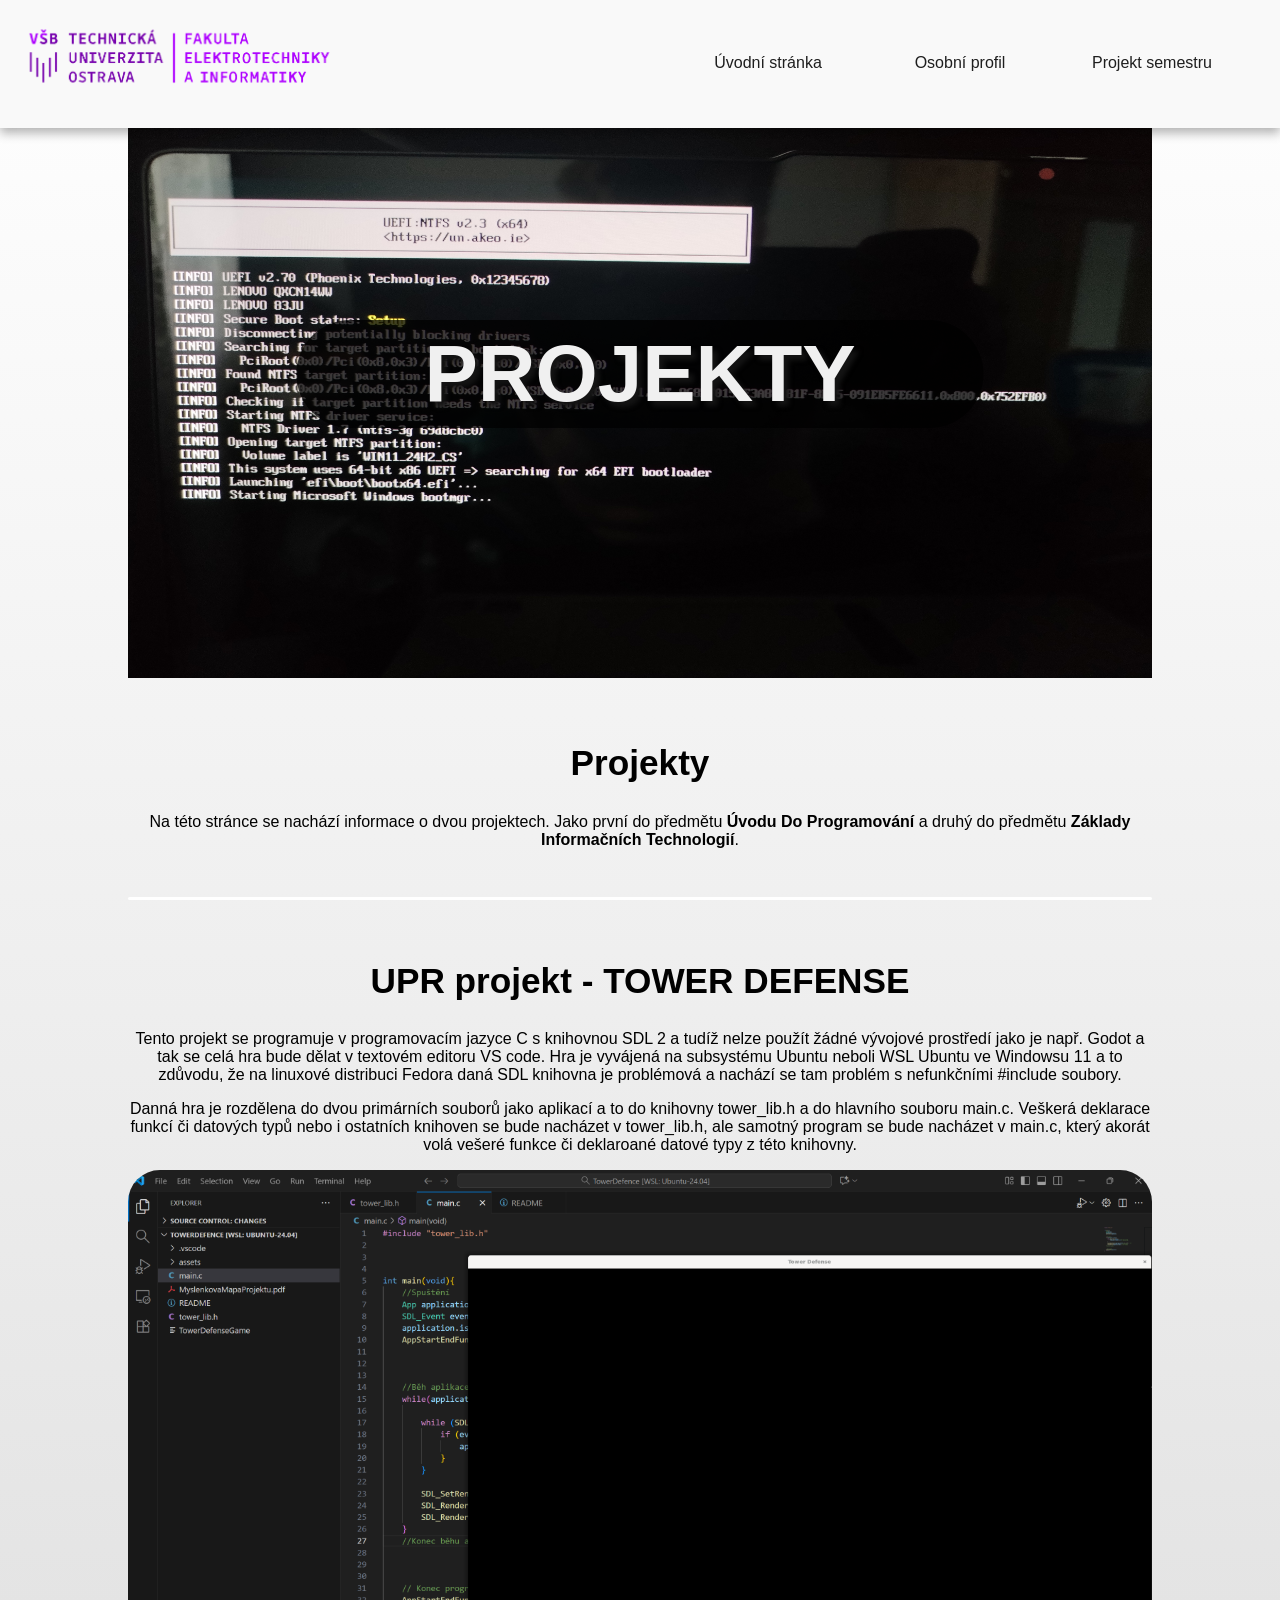
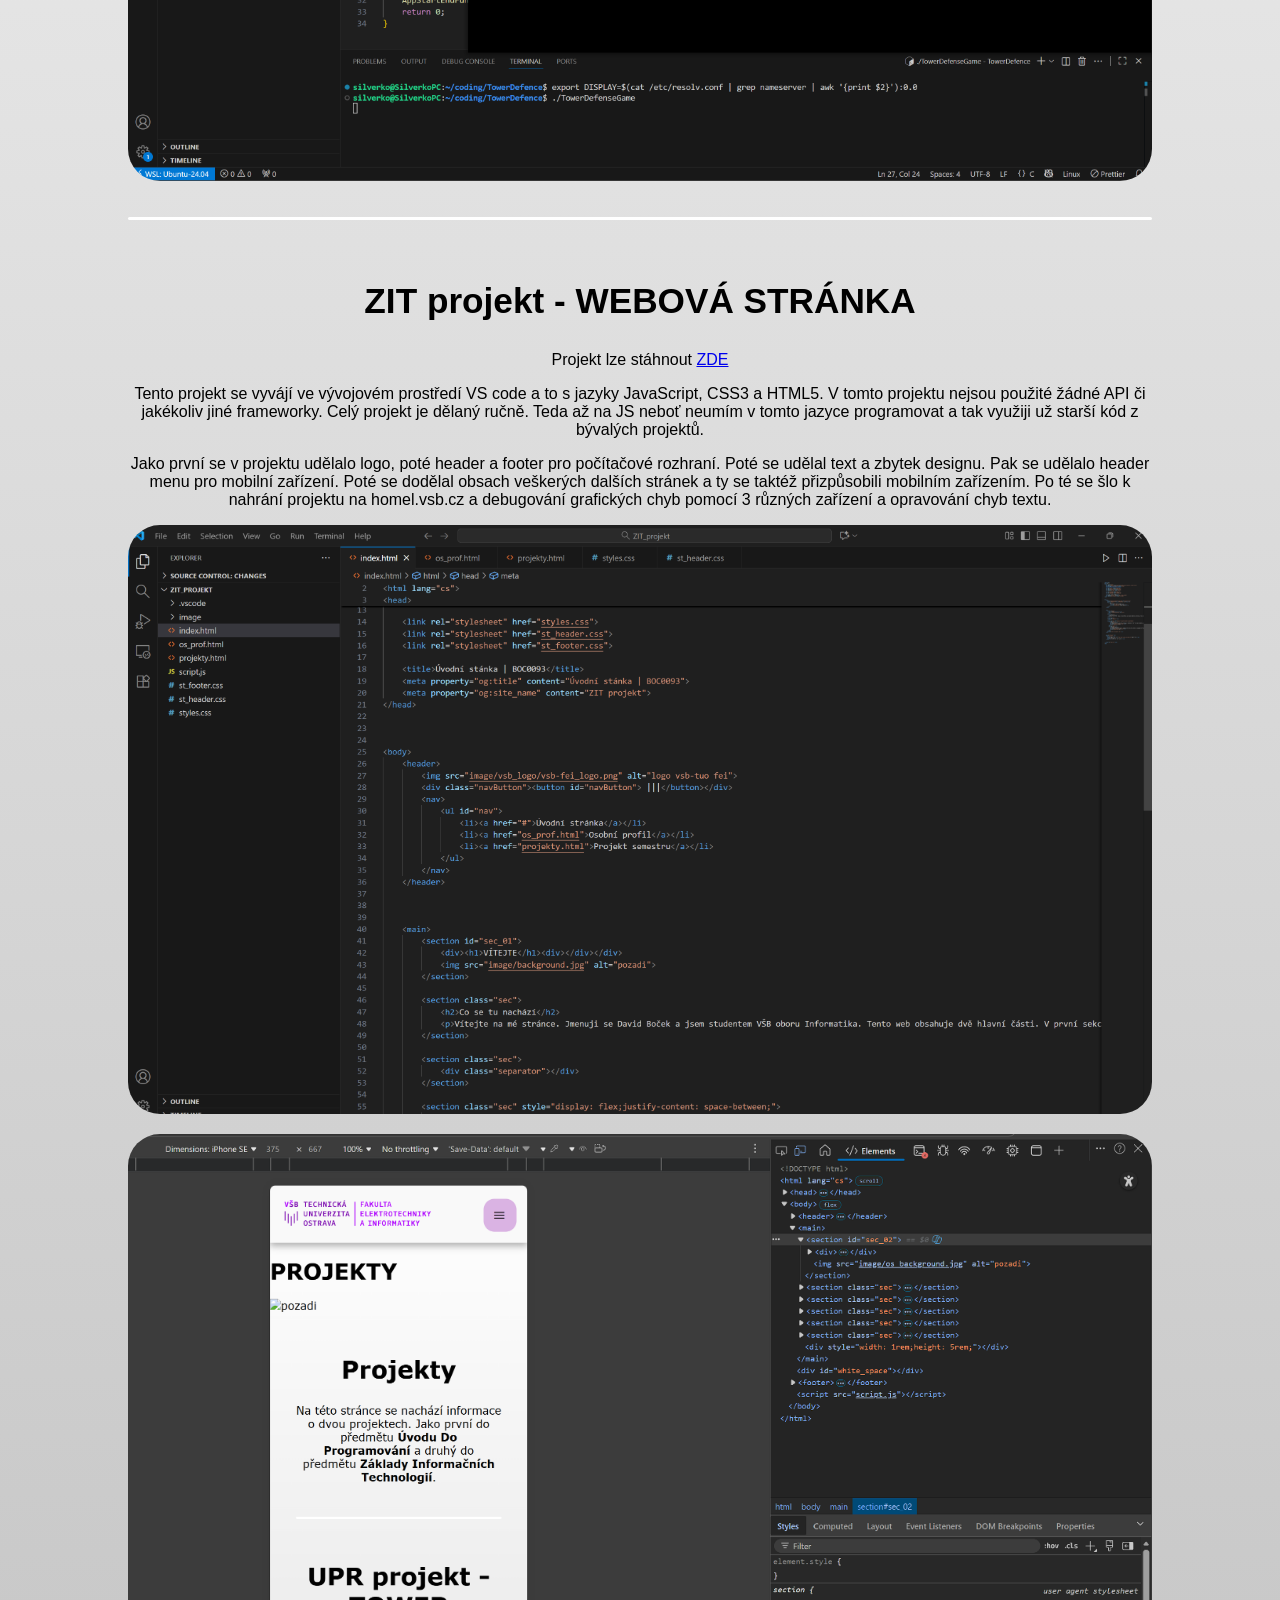
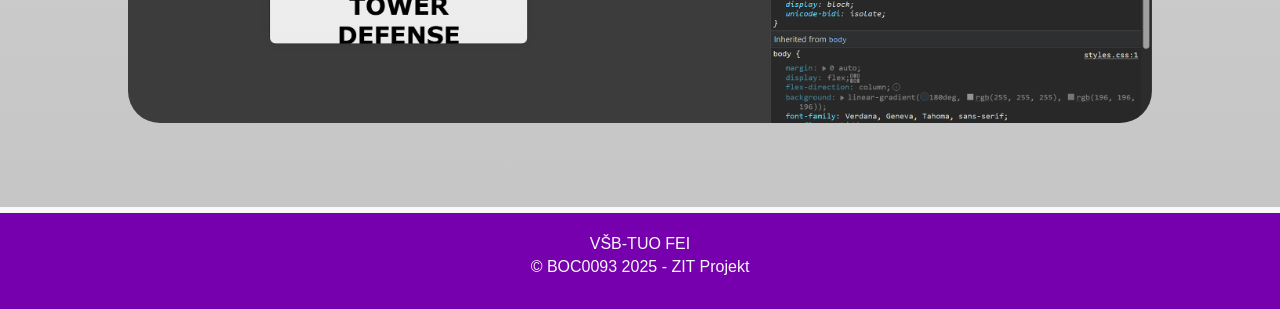
<file: ZIT_projekt/projekty.html>
<!DOCTYPE html>
<html lang="cs">
<head>
    <meta charset="UTF-8">
    <meta name="viewport" content="width=device-width, initial-scale=1.0, shrink-to-fit=no">
    <meta http-equiv="X-UA-Compatible" content="ie=edge">
    <meta name="theme-color" content="#7600AD">

    <meta name="author" content="David Boček">
    <meta name="keywords" content="ZIT projekt">
    <meta property="og:locate" content="cs_CZ">
    <meta property="og:type" content="website">

    <link rel="stylesheet" href="styles.css">
    <link rel="stylesheet" href="st_header.css">
    <link rel="stylesheet" href="st_footer.css">

    <title>Projekty | BOC0093</title>
    <meta property="og:title" content="Projekty | BOC0093">
    <meta property="og:site_name" content="ZIT projekt">
</head>



<body>
    <header>
        <img src="image/vsb_logo/vsb-fei_logo.png" alt="logo vsb-tuo fei">
        <div class="navButton"><button id="navButton"> |||</button></div>
        <nav>
            <ul id="nav">
                <li><a href="index.html">Úvodní stránka</a></li>
                <li><a href="os_prof.html">Osobní profil</a></li>
                <li><a href="#">Projekt semestru</a></li>
            </ul>
        </nav>
    </header>


    <main>
        <section id="sec_02">
            <div><h1>PROJEKTY</h1><div></div></div>
            <img src="image/background_2.jpg" alt="pozadi" class="img_sec">
        </section>

        <section class="sec">
            <h2>Projekty</h2>
            <p>Na této stránce se nachází informace o dvou projektech. Jako první do předmětu <b>Úvodu Do Programování</b> a druhý do předmětu <b>Základy Informačních Technologií</b>.</p>
        </section>

        <section class="sec">
            <div class="separator"></div>
        </section>

        <section class="sec">
            <h2>UPR projekt - TOWER DEFENSE</h2>
            <p>Tento projekt se programuje v programovacím jazyce C s knihovnou SDL 2 a tudíž nelze použít žádné vývojové prostředí jako je např. Godot a tak se celá hra bude dělat v textovém editoru VS code. Hra je vyvájená na subsystému Ubuntu neboli WSL Ubuntu ve Windowsu 11 a to zdůvodu, že na linuxové distribuci Fedora daná SDL knihovna je problémová a nachází se tam problém s nefunkčními #include soubory.</p>
            <p>Danná hra je rozdělena do dvou primárních souborů jako aplikací a to do knihovny tower_lib.h a do hlavního souboru main.c. Veškerá deklarace funkcí či datových typů nebo i ostatních knihoven se bude nacházet v tower_lib.h, ale samotný program se bude nacházet v main.c, který akorát volá vešeré funkce či deklaroané datové typy z této knihovny.</p>
            <img class="sec_img" src="image/tower_defense.png" alt="tower_defense_obr">
        </section>

        <section class="sec">
            <div class="separator"></div>
        </section>

        <section class="sec">
            <h2>ZIT projekt - WEBOVÁ STRÁNKA</h2>
            <p>Projekt lze stáhnout <a href="boc0093.zip" target="_blank">ZDE</a></p>
            <p>Tento projekt se vyvájí ve vývojovém prostředí VS code a to s jazyky JavaScript, CSS3 a HTML5. V tomto projektu nejsou použité žádné API či jakékoliv jiné frameworky. Celý projekt je dělaný ručně. Teda až na JS neboť neumím v tomto jazyce programovat a tak využiji už starší kód z bývalých projektů.</p>
            <p>Jako první se v projektu udělalo logo, poté header a footer pro počítačové rozhraní. Poté se udělal text a zbytek designu. Pak se udělalo header menu pro mobilní zařízení. Poté se dodělal obsach veškerých dalších stránek a ty se taktéž přizpůsobili mobilním zařízením. Po té se šlo k nahrání projektu na homel.vsb.cz a debugování grafických chyb pomocí 3 různých zařízení a opravování chyb textu.</p>
            <img class="sec_img" src="image/vscode_web.png" alt="projekt_zit_obr">
            <div style="width: 1rem;height: 1rem;"></div>
            <img class="sec_img" src="image/zit_projekt_web.png" alt="projekt_zit_obr">
        </section>

        <div style="width: 1rem;height: 5rem;"></div>
    </main>
    

    <div id="white_space"></div>
    <footer>
        <div id="div01"></div>
        <span><a target="_blank" href="https://www.fei.vsb.cz/cs/index.html">VŠB-TUO FEI</a></span>
        <div id="div02"></div>
        <span>&copy; BOC0093 2025 - ZIT Projekt<br></span>
    </footer>



    <script src="script.js"></script>
</body>
</html>
</file>
<file: Francie v2/style.css>
body{
    font-family:'Segoe UI', Tahoma, Geneva, Verdana, sans-serif;
    color: rgb(27, 27, 27);
    margin: 0 auto;
    display: flex;
    flex-direction: column;
    font-size: clamp(1.2rem, 0.9vw, 20rem);
    line-height: 1.30;
    width: 100%;
}
h1, h2{
    font-family: Verdana, Geneva, Tahoma, sans-serif;
}
h3{
    font-family: 'Montserrat', sans-serif;
    font-weight: 700;
    font-size: clamp(1.75rem, 0.9vw);
}


/*POZADÍ*/
.div_pozadi{
    height: 100vh;
    width: 100vw;
    overflow: hidden;
    position: fixed;
    z-index: -100;
    top: 0;
}
.pozadi{
    height: 100vh;
    width: 100vw;
    object-fit: cover;
    overflow: hidden;
    position: fixed;
}



.content_section{
    width: 100%;
    margin-top: 30vh;
}
.content_section01{
    display: flex;
    flex-direction: column;
}
.blue_article{
    background: linear-gradient(to right, #002ead, #1165b3);
    color: rgb(245, 245, 245);
}
.white_article{
    background: linear-gradient(to right, rgb(250, 250, 250), rgb(210, 210, 210));
}
.white_article01{
    background: linear-gradient(to right, rgb(250, 250, 250), rgb(210, 210, 210));
}
.white_article02{
    background: linear-gradient(to right, rgb(250, 250, 250), rgb(210, 210, 210));
}
.red_article{
    background: linear-gradient(to left, #aa161d, #cf3d42);
    color: rgb(245, 245, 245);
}
.red_article01{
    background: linear-gradient(to left, #aa161d, #cf3d42);
    color: rgb(245, 245, 245);
}
.red_article02{
    background: linear-gradient(to left, #aa161d, #cf3d42);
    color: rgb(245, 245, 245);
}
.red_article03{
    background: linear-gradient(to left, #aa161d, #cf3d42);
    color: rgb(245, 245, 245);
}
.red_article04{
    background: linear-gradient(to left, #aa161d, #cf3d42);
    color: rgb(245, 245, 245);
}



@media(min-width:69rem){
    /*HLAVNÍ SEKCE*/
    .main_section{
        text-align: center;
        height: 80vh;
        position: relative;
        margin-top: -5rem;

        color: rgb(245, 245, 245);
        text-shadow: 0 2px 5px rgb(27, 27, 27);
    }
    .main_section h1{
        font-size: clamp(1rem,8vw,7.5rem);
        max-width: 80dvw;
        min-width: 50vw;
    }
    .main_section h2{
        font-size: clamp(1rem,4vw,4rem);
        max-width: 80dvw;
        min-width: 50vw;
        margin-top:clamp(-4rem,-4vw,-1rem)
    }
    .main_section h2::before{
        content: "";
        position:absolute;
        height: 0.5rem;
        width: clamp(1rem,45vw,45rem);
        top: clamp(2rem,16vw,15rem);
        left: 50%;
        transform: translateX(-50%);
        border-radius: 1rem;
        box-shadow: 0 2px 5px rgb(27, 27, 27);
        background:rgb(245, 245, 245);
    }
    .main_section article{
        left: 50%;
        transform: translateX(-50%) scale(1.5);
        margin-top: 35vh;
        position: fixed;
        z-index: -1;
        min-width: 15vw;
    }


    .content_section .red_article{
        position: relative;
        display: flex;
        justify-content: center;
        text-align: center;
        padding: 1.5rem 10vw 2rem 10vw;
    } 
    .content_section .red_article img{
        position: absolute;
        top: 50%;
        transform: translateY(-50%);
        border: 2px solid #FFFFFF;
        box-shadow: 0px 8px 20px rgba(0, 0, 0, 0.5);
        width: 20rem;
        border-radius: 2rem;
        transition: 0.3s ease-in-out;
    }
    .content_section .red_article img:hover{
        box-shadow: 0px 8px 20px rgba(0, 0, 0, 0.5);
        transform: scale(1.05) translateY(-50%);
    }
    .content_section .red_article div{
        margin-left: 22rem;
        text-align: left;
    }
    .content_section .red_article02{
        position: relative;
        text-align: center;
        padding: 1.5rem 10vw 2rem 10vw;
    }
    .content_section .red_article03{
        display: flex;
        flex-direction: column;
        padding: 1.5rem 10vw 2rem 10vw;
        overflow-x: hidden;
    }
    .content_section .red_article03 article{
        display: flex;
        justify-content:flex-start;
        padding-bottom: 1rem;
        background-color: #da4348;
        border-radius: 2rem;
        margin-bottom: 1rem;
    }
    .content_section .red_article03 img{
        width: 22rem;
        height: 13.5rem;
        border-radius: 2rem;
        margin: 2rem 2rem 1rem 2rem;
    }
    .content_section .red_article04{
        padding: 1.5rem 10vw 2rem 10vw;
        display: block;
        text-align: right;
    }



    .content_section .white_article{
        display: flex;
        justify-content: center;
        padding: 1.5rem 10vw 2rem 10vw;
    }
    .content_section .white_article div{
        margin: 0 2rem 0 2rem ;
    }
    .content_section .white_article02{
        display: flex;
        flex-direction: column;
        padding: 1.5rem 10vw 2rem 10vw;
        overflow-x: hidden;
    }
    .content_section .white_article02 article{
        display: flex;
        justify-content:flex-start;
        padding-bottom: 1rem;
        background-color: rgb(250, 250, 250);
        border-radius: 2rem;
        margin-bottom: 1rem;
    }
    .content_section .white_article02 img{
        width: 22rem;
        height: 13.5rem;
        border-radius: 2rem;
        margin: 2rem 2rem 1rem 2rem;
    }
    .content_section01 img{
        position: absolute;
        margin-top: 16.5rem;
        margin-left: 10vw;
        width: 20rem;
        border-radius: 2.5rem;
    }
    .content_section01 .white_article01{
        padding: 6rem 10vw 0.5rem 10vw;
        margin-top: 13rem;
        max-height: 15rem;
    }
    .content_section01 .red_article01{
        padding: 0.5rem 10vw 8.75rem 10vw;
        max-height: 7rem;
    }
    .content_section01 .white_article01 p{
        padding-left: 23rem;
    }
    .content_section01 .white_article01 h3{
        padding-left: 23rem;
        text-decoration: overline;
    }
    .content_section01 .red_article01 p{
        padding-left: 23rem;
    }



    .content_section .blue_article{
        padding: 1.5rem 10vw 2rem 10vw;
    }



    /* CONTETN */
    .index_white_space{
        width: 0.5rem;
        height: 20rem;
        max-height: 80%;
        background-color: rgb(27, 27, 27);
        border-radius: 50%;
    }
    .index_map{
        height: 20rem;
        min-height: 15vw;
        float: left;
    }
    .content_section .pri_art1{
        margin-top: 2rem;
        padding-left: 2rem;
        padding-right: 2rem;
        text-align: right;
    }
    .content_section .pri_art2{
        margin-top: 2rem;
        padding-left: 2rem;
        padding-right: 2rem;
        text-align: left;
    }
    .content_section .h3_center{
        text-align: center;
    }


    /* BACK TO TOP */
    .back_to_top {
        position: fixed;
        z-index: 1000;
        width: 7.5rem;
        height: 2.8rem;
        display: flex;
        justify-content: center;
        align-items: center;
        color: rgb(27, 27, 27);
        font-size: 1rem;
        left: 87.5%;
        top: 90%;
        right: 1rem;
        background-color: rgb(250, 250, 250);
        border: none;
        border-radius: 1rem;
        box-shadow: 0rem 0.1rem 0.1rem 0.1rem rgba(29, 29, 29, 0.747);
        opacity: 0;
        pointer-events: none;
        transform: translateY(1rem);
        overflow: hidden;
        cursor: pointer;
        transition: all 0.3s;
    }
    .back_to_top.visible {
        opacity: 1;
        pointer-events: auto;
        transform: translateY(0);
    }
    .back_to_top:hover {
        color: rgb(245, 245, 245);
        box-shadow: none;
    }
    .back_to_top::before {
        content: "";
        position: absolute;
        width: 0%;
        height: 0%;
        left: 50%;
        top: 50%;
        z-index: -1;
        border-radius: 1rem;
        opacity: 0;
        background: linear-gradient(270deg, #3b58ff, #ff444d, #3b58ff);
        background-size: 600% 600%;
        background-position: 0% 50%;
        transition: all 0.3s ease;
    }
    .back_to_top:hover::before {
        width: 100%;
        height: 100%;
        top: 0.15rem;
        left: 0;
        opacity: 1;
        animation: ButtonBackground 5s linear infinite;
    }
    @keyframes ButtonBackground {
        0% {
            background-position: 0% 50%;
        }
        50% {
            background-position: 100% 50%;
        }
        100% {
            background-position: 0% 50%;
        }
    }
    .back_to_top span {
        margin-top: -0.1rem;
        margin-left: 0;
        padding-right: 0.35rem;
    }
    .back_to_top div {
        width: 0.9rem;
        height: 0.9rem;
        border-style: solid;
        border-color: rgb(27, 27, 27);
        border-width: 0.19rem 0.19rem 0 0;
        transform: rotate(-45deg);
        margin-left: 0.3rem;
        position: relative;
    }
    .back_to_top:hover div{
        border-color: rgb(245, 245, 245);
    }
    .back_to_top div::before {
        content: "";
        position: absolute;
        width: 0.19rem;
        height: 1.4rem;
        background-color: rgb(27, 27, 27);
        left: 0.4rem;
        top: -0.25rem;
        transform: rotate(45deg);
        transition: background-color 0.3s ease;
    }
    .back_to_top:hover div::before {
        background-color: rgb(245, 245, 245);
    }
}

@media(min-width:54.5rem){
    /*HLAVNÍ SEKCE*/
    .main_section{
        text-align: center;
        height: 80vh;
        position: relative;
        color: rgb(245, 245, 245);
        text-shadow: 0 2px 5px rgb(27, 27, 27);
    }
    .main_section h1{
        font-size: clamp(1rem,8vw,7.5rem);
        max-width: 80dvw;
        min-width: 50vw;
    }
    .main_section h2{
        font-size: clamp(1rem,4vw,4rem);
        max-width: 80dvw;
        min-width: 50vw;
        margin-top:clamp(-4rem,-4vw,-1rem)
    }
    .main_section article{
        left: 50%;
        transform: translateX(-50%) scale(1.5);
        margin-top: 40vh;
        position: fixed;
        z-index: -1;
        min-width: 15vw;
    }
}

@media(max-width:69rem){
    .back_to_top{
        visibility: hidden;
    }
    .main_section{
        text-align: center;
        height: 80vh;
        position: relative;
        margin-top: -10rem;
        color: rgb(245, 245, 245);
        text-shadow: 0 2px 5px rgb(27, 27, 27);
    }
    .main_section h1{
        font-size: 3.5rem;
    }
    .main_section h2{
        font-size: 2rem;
        margin-top: -2.5rem;
        text-decoration: overline;
    }


    .blue_article{
        margin-top: -20rem;
        padding: 1.5rem 5vw 2rem 5vw;
        text-align: center;
    }
    .white_article{
        padding: 1.5rem 5vw 2rem 5vw;
        text-align: center;
    }
    .white_article01{
        padding: 1.5rem 5vw 2rem 5vw;
        text-align: center;
    }
    .white_article02{
        padding: 1.5rem 5vw 2rem 5vw;
        text-align: center;
    }
    .red_article{
        padding: 1.5rem 5vw 2rem 5vw;
        text-align: center;
    }
    .red_article01{
        padding: 1.5rem 5vw 2rem 5vw;
        text-align: center; 
    }
    .red_article02{
        padding: 1.5rem 5vw 22rem 5vw;
        text-align: center; 
    }
    .red_article03{
        padding: 1.5rem 5vw 2rem 5vw;
        text-align: center; 
    }
    .red_article04{
        padding: 1.5rem 5vw 2rem 5vw;
        text-align: center; 
    }



    .white_article img{
        width:80%;
    }
    .white_article01 img{
        width:80%;
    }
    .white_article02 img{
        width:80%;
    }
    .red_article img{
        width:80%;
    }
    .red_article01 img{
        width:80%;
    }
    .red_article02 img{
        width:80%;
    }
    .red_article03 img{
        width:80%;
    }


    .content_section01 img{
       visibility: hidden;
       display: none;
    }
    .content_section01 .white_article01{
        margin-top: -1rem;
    }
}
</file>
<file: Francie v2/header_footer.css>
footer{
    font-family:'Segoe UI', Tahoma, Geneva, Verdana, sans-serif;
    background: rgb(245, 245, 245);
    font-size: 1.1rem;
}
footer::before{
    content: "";
    position: absolute;
    height: 2px;
    width: 100%;
    background: linear-gradient(90deg, #3b58ff, #ff444d);
}
footer .fot_div{
    background: rgb(230, 230, 230);
    text-align: center;
    border-radius: 5rem 5rem 0 0;
    height: 7rem;
}
footer .fot_div_text{
    margin-top: 0.5rem;
    padding-top: 0.5rem;
}
footer a{
    text-decoration: none;
}
footer .fot_a01{
    color: #7B2544;
}
footer .fot_a02{
    color: rgb(27, 27, 27);
}



@media(min-width:54.5rem){

    header{
        transition: top 0.3s;
        z-index: 100;
        font-family:'Segoe UI', Tahoma, Geneva, Verdana, sans-serif;
        font-size: 1.1rem;
        background-color: rgb(245, 245, 245);
        border-radius: 1rem;
        right: 5vw;
        left: 5vw;
        top: 1rem;
        display: flex;
        justify-content: space-between;
        position: fixed;
        color: rgb(27, 27, 27);
        box-shadow: 0px 8px 20px rgba(0, 0, 0, 0.5);
    }
    header .nav_logo{
        width: 2.5rem;
        margin: 0.5rem 1rem 0.25rem 1rem;
    }
    header div .header_web_name{
        position: absolute;
        margin-top: 0.75rem;
        font-size: 1.4rem;
        animation: colorChange 120s infinite;
        font-weight: 700;
    }
    header #navButton{
        visibility: hidden;
    }
    header nav ul{
        list-style: none;
        display: flex;
        width: 100%;
        padding-right: 1rem;
    }
    header nav ul li{
        margin: 0rem 0.5rem 0rem 0.5rem;
        position: relative;
    }
    header nav ul li a{
        text-decoration: none;
        color: rgb(27, 27, 27);
        filter: none;
    }
    header nav ul li a::before{
        content: "";
        background: linear-gradient(90deg, #3b58ff, #ff444d);
        position:absolute;
        width:0;
        height: 0;
        bottom: -0.2rem;
        transition: all 250ms ease;
    }
    header nav ul li a:hover::before{
        height: 0.2rem;
        width:calc(100%);
    }
    header nav ul:hover li a:not(:hover){
        filter: blur(0.035rem);
        opacity: 0.75;
    }

    @keyframes colorChange {
        0% {
          color: rgb(150, 0, 0);
        }
        33.33% {
          color: rgb(31, 62, 129);
        }
        66.66% {
          color: rgb(27, 27, 27);
        } 
        100% {
            color: rgb(150, 0, 0);
          }
    }
}




@media(max-width:54.5rem){

    header{
        margin: 0.5rem 0.5rem;
        z-index: 100;
    }
    .header_logo{
        background-color: rgb(245, 245, 245);
        border-radius: 1rem;
        height: 3rem;
        display:flex;
        width: 8rem;
    }
    .header_logo span{
        margin-left: 0.5rem;
        margin-top: 0.7rem;
    }
    .nav_logo{
        height: 2.5rem;
        margin-top: 0.3rem;
        margin-left: 0.3rem;
    }
    .navButton button{
        font-family: Arial, Helvetica, sans-serif;
        border-width: 0;
        height: 3rem;
        width: 3rem;
        margin-top: -3rem;
        float: right;
        background-color: rgb(245, 245, 245);
        border-radius: 1rem;
        transform: rotate(90deg);
        cursor: pointer;
        font-size: 1rem;
    }
    #nav{visibility: hidden;}
    ul{
        display: flex;
        flex-direction: column;
        align-items: center; 
        gap: 0.5rem;             
        padding: 0;
        margin: 0;
        background-color: rgb(245, 245, 245);
        border-radius: 1rem;
        list-style:none;
        margin-top: 0.75rem;
        padding: 0.5rem 0;
    }
    li{
        background: rgb(230, 230, 230);
        text-align: center;
        padding: 0.5rem 1rem;
        border-radius: 1rem;
    } 
    ul li a{
        color:rgb(27, 27, 27);
        text-decoration: none;
        max-width: 85vw;
        padding: 0rem 15vw;
    }
}
</file>
<file: ZIT_projekt/styles.css>
body{
    margin: 0 auto;
    display: flex;
    flex-direction: column;
    background: -webkit-linear-gradient(180deg, rgb(255, 255, 255), rgb(196, 196, 196));
    background: linear-gradient(180deg, rgb(255, 255, 255), rgb(196, 196, 196));
    font-family: Verdana, Geneva, Tahoma, sans-serif;
    overflow-x: hidden;
}
main{min-height: 100vh;overflow-x: hidden;}
main .sec{
    text-align: center;
    margin-left: 10vw;
    margin-right: 10vw;
    padding-top: 2rem;
}
main .sec .sec_img{
    max-width: 80vw;
    border-radius: 2rem;
}
main .sec h2{font-size: 2.2rem;}
main .sec_03 .div{
    background:rgb(240, 240, 240);
    box-shadow: 0px 5px 10px 0px rgba(0, 0, 0, 0.3);
    border-radius: 3rem;
    padding: 2rem 2rem 2rem 2rem;
    transition: all 0.3s;
}
main .sec_03 .div a{
    text-decoration: none;
    color: white;
    background: linear-gradient(90deg, #7600AD, #AE00FF);
    padding: 1rem 2rem 1rem 2rem;
    border-radius: 1rem;
    transition: all 0.3s;
}
main .sec_03{
    text-align: center;
    margin-left: 10vw;
    margin-right: 10vw;
    padding-top: 2rem;
}
main .sec_03 .div h3{transition: all 0.3s;}
main .sec_03 .div p{transition: all 0.3s;}
main .sec_03 .div a:hover{font-size: 1.5rem;}
.space{
    width: 8rem;
    height: 1rem;
}
.separator{
    width: 100%;
    height: 3px;
    background-color: white;
    border-radius: 5px;
}


@media(max-width:60rem){
    header{box-shadow: 0px 8px 10px -5px rgba(0, 0, 0, 0.2);}
    main #sec_01{overflow-x: hidden;}
    main #sec_01 img{
        position: relative;
        z-index: -100;
        height: 100vh;
        margin-left: -5rem;
    }
    main #sec_02{overflow-x: hidden;}
    main #sec_02 img{
        position: relative;
        z-index: -100;
        height: 100vh;
        margin-left: -5rem;
    }
    main #sec_01 h1{
        text-align: center;
        position: absolute;
        margin-top: 35vh;
        font-size: 2.3rem;
        margin-left: 50%;
        transform: translateX(-50%);
        color: rgb(240, 240, 240);
        text-shadow: 5px 5px 5px#141414;
        background-color: rgba(0, 0, 0, 0.75);
        max-width: 12rem;
        padding: 0.5rem 4rem 0.5rem 4rem;
        border-radius: 10rem;
    }  
    main #sec_02 h1{
        text-align: center;
        position: absolute;
        font-size: 2.3rem;
        margin-top: 35vh;
        margin-left: 50%;
        transform: translateX(-50%);
        color: rgb(240, 240, 240);
        text-shadow: 5px 5px 5px#141414;
        background-color: rgba(0, 0, 0, 0.75);
        max-width: 12rem;
        padding: 0.5rem 4rem 0.5rem 4rem;
        border-radius: 10rem;
    }  
}

@media(min-width:60rem){
    main #sec_01 img{
        z-index: -100;
        margin-top: 0%;
        position: relative;
        width: 80vw;
        margin-left: 50%;
        transform: translateX(-50%);
    }
    main #sec_01 h1{
        margin-top: 12rem;
        color: rgb(240, 240, 240);
        text-shadow: 5px 5px 5px#141414;
        font-size: 8rem;
        position: relative;
    }
    main #sec_01 div{
        position: absolute;
        z-index: 1;
        margin-left: 50%;
        transform: translateX(-50%);
    }
    main #sec_01 div div{
        position: absolute;
        z-index: -5;
        margin-top: -15.2rem;
        width: 42rem;
        height: 8rem;
        filter: blur(0.035rem);
        opacity: 0.5;
        background-color: white;
        padding: 1rem;
        border-radius: 5rem;
    }
    main #sec_02{
        position: relative;
        margin-left: 50%;
        transform: translateX(-50%);
    }
    main #sec_02 img{
        position: relative;
        z-index: -100;
    }
    main #sec_02 div{
        position: absolute;
        margin-left: 50%;
        transform: translateX(-50%);
    }
    main #sec_02 div h1{
        text-align: center;
        background-color: rgba(0, 0, 0, 0.75);
        padding: 0.5rem 8rem 0.5rem 8rem;
        border-radius: 10rem;
    }
    main .sec_03{
        display: flex;
        justify-content: space-between;
    }
    main .sec_03 .div:hover p{font-size: 1.1rem;}
    main .sec_03 .div:hover h3{font-size: 1.6rem;}
    main .img_sec{
        z-index: -100;
        margin-top: 0%;
        position: relative;
        width: 80vw;
        margin-left: 50%;
        transform: translateX(-50%);
    }
    main #sec_02 div h1{
        margin-top: 12rem;
        color: rgb(240, 240, 240);
        text-shadow: 5px 5px 5px#141414;
        font-size: clamp(2rem, 10vw, 5rem);
        opacity: 1;
    }
}
</file>
<file: ZIT_projekt/st_header.css>
header{
    width: 100%;
    box-shadow: 0px 5px 10px 0px rgba(0, 0, 0, 0.3);
    background-color: rgb(249, 249, 249);
    position: relative;
    z-index: 100;
}
header img{height: 7rem;}
header nav{
    float: right;
    display: flex;
    justify-content: center;
}
@media(max-width:65rem){
    header img{height: 5rem;}
    header .navButton button{
        font-family: Arial, Helvetica, sans-serif;
        border-width: 0;
        height: 3rem;
        width: 3rem;
        margin-top: -4rem;
        margin-right: 1rem;
        float: right;
        background-color: rgb(218, 179, 227);
        border-radius: 1rem;
        transform: rotate(90deg);
        cursor: pointer;
        font-size: 1rem;
    }
    header #nav{visibility: hidden;}
    header ul{
        position: absolute;
        z-index: 100;
        display: flex;
        flex-direction: column;
        align-items: center; 
        gap: 0.5rem;             
        padding: 0;
        margin: 0;
        background-color: rgb(228, 228, 228);
        border-radius: 1rem;
        list-style:none;
        margin-top: 0.5rem;
        padding: 0.5rem 0;
        margin-right: 100%;
        width: 85vw;
    }
    header ul li{
        background: rgb(181, 169, 177);
        text-align: center;
        padding: 0.5rem 1rem;
        border-radius: 1rem;
    } 
    header ul li a{
        color:rgb(27, 27, 27);
        text-decoration: none;
        width: 85vw;
        padding: 0rem 15vw;
    }
}
@media(min-width:65rem){
    header #navButton{visibility: hidden;}
    header img{height: 7rem;}  
    header{height: 8rem;}  
    header ul{
        display: flex;
        justify-content: space-between;
        list-style: none;
        margin-right: 2rem;
        margin-top: -5.2rem;
        filter: none;
        transition: all 0.3s;
    }
    header ul li{
        display: flex;
        justify-content:space-around;
        width: 12rem;
    }
    header ul li a{
        text-align: center;
        text-decoration: none;
        color: rgb(30, 30, 30);
        width: 12rem;
        filter: none;
        transition: filter 0.3s ease, opacity 0.3s ease, color 0.1s;
        position: relative;
    }
    header nav ul li a::before{
        content: "";
        background: linear-gradient(90deg, #7600AD, #AE00FF);
        position:absolute;
        width:0;
        height: 0;
        bottom: 2.5rem;
        transition: all 250ms ease;
    }
    header nav ul li a:hover::before{
        height: 0.2rem;
        width:calc(100%);
        width: 4rem;
        border-radius: 2px;
    }
    header ul:hover li a:not(:hover){
        filter: blur(0.035rem);
        opacity: 0.75;
    }
    header ul li a:hover{color: #AE00FF;}
}
</file>
<file: ZIT_projekt/st_footer.css>
#white_space{
    height: 0.4rem;
    background-color: rgb(249, 249, 249);
}
footer{
    width: 100%;
    height: 6rem;
    background-color: #7600AD;
}
footer #div01{margin-top: 1.4rem;}
footer #div02{margin-top: 0.3rem;}
footer span{
    display: flex;
    justify-content: center;
    text-align: center;
    color: rgb(249, 249, 249);
}
footer span a{
    color: rgb(249, 249, 249);
    text-decoration: none;
}
</file>
